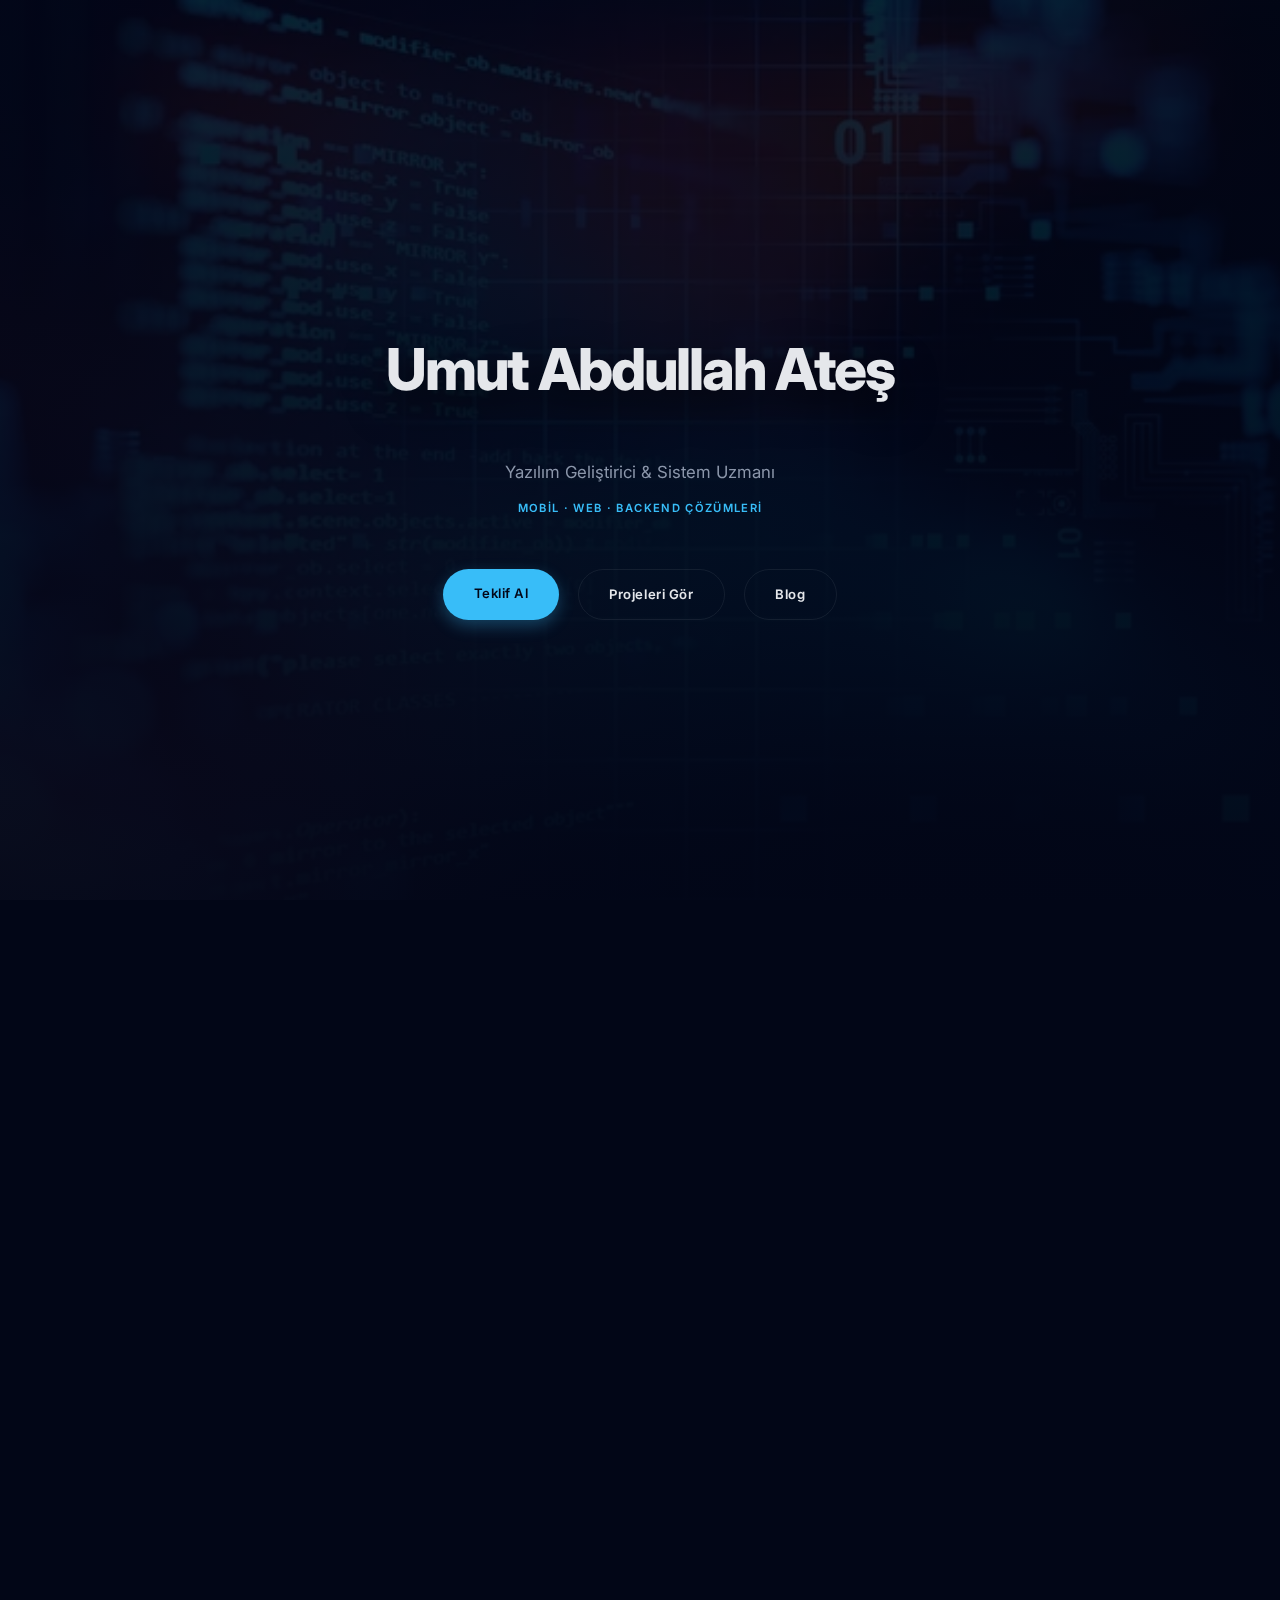
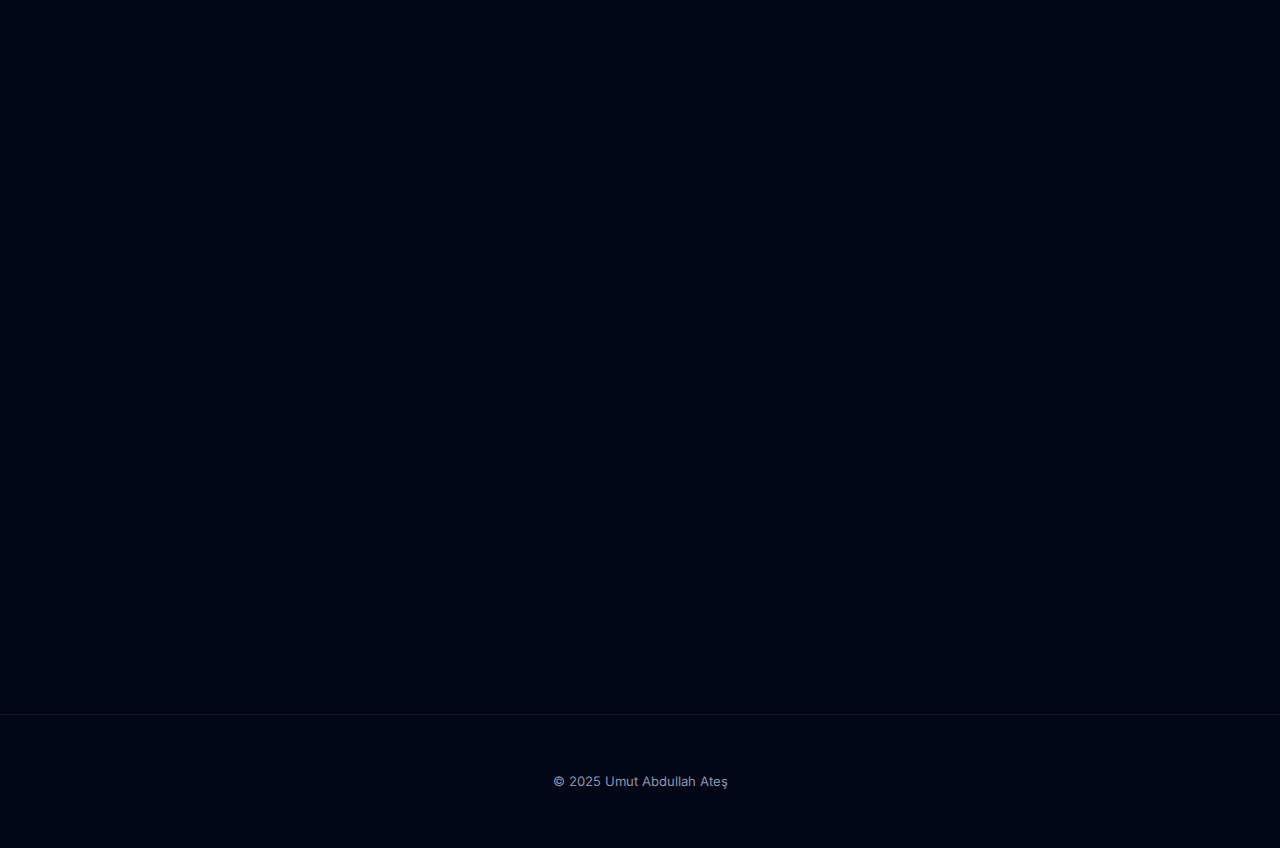
<file: index.html>
<!DOCTYPE html>
<html lang="tr">
<head>
  <meta charset="UTF-8" />
  <meta name="viewport" content="width=device-width, initial-scale=1.0"/>
  <title>Umut Abdullah Ateş | Yazılım Geliştirici</title>

  <meta name="description" content="Mobil, web ve backend yazılım çözümleri. Profesyonel, sürdürülebilir ve gerçek projeler.">
  <meta name="author" content="Umut Abdullah Ateş">

  <link href="https://fonts.googleapis.com/css2?family=Inter:wght@400;600;800&display=swap" rel="stylesheet">
  <link rel="stylesheet" href="assets/css/main.css" />
  <link href="https://cdn.jsdelivr.net/npm/aos@2.3.1/dist/aos.css" rel="stylesheet">
</head>
<body>

<!-- HERO -->
<header class="hero">
  <div class="container hero-content" data-aos="fade-up">
    <h1>Umut Abdullah Ateş</h1>

    <p class="subtitle">
      Yazılım Geliştirici & Sistem Uzmanı
      <span>Mobil · Web · Backend Çözümleri</span>
    </p>

    <div class="hero-buttons">
      <a href="iletisim.html" class="btn primary">Teklif Al</a>
      <a href="projelerim/index.html" class="btn ghost">Projeleri Gör</a>
      <a href="blog/index.html" class="btn ghost">Blog</a>
    </div>

    <!-- STATS -->
    
  </div>
</header>

<!-- VALUE PROPOSITION -->
<section class="section">
  <div class="container" data-aos="fade-up">
    <h2 style="text-align:center">Nasıl Değer Katıyorum?</h2>

    <div class="projects-grid" style="margin-top:3.5rem">

      <div class="project-card">
        <h3>Fikirden Ürüne</h3>
        <p class="project-desc">
          İşe yarayan, sürdürülebilir ve gerçekten kullanılan
          mobil veya web uygulamalar geliştiriyorum.
        </p>
      </div>

      <div class="project-card">
        <h3>Mevcut Projeler</h3>
        <p class="project-desc">
          Var olan projelerde performans, bakım ve
          geliştirme süreçlerini üstleniyorum.
        </p>
      </div>

      <div class="project-card">
        <h3>Backend & Altyapı</h3>
        <p class="project-desc">
          API, veri yönetimi ve sistem tarafını
          sağlam ve ölçeklenebilir kuruyorum.
        </p>
      </div>

    </div>
  </div>
</section>

<!-- SERVICES -->
<section class="section">
  <div class="container" data-aos="fade-up">
    <h2 style="text-align:center">Çalışma Alanlarım</h2>

    <div class="projects-grid" style="margin-top:3.5rem">

      <a href="hizmetler.html#mobil" class="project-card">
        <h3>Mobil Uygulama</h3>
        <p class="project-desc">
          Flutter ile iOS & Android uygulamalar.
        </p>
      </a>

      <a href="hizmetler.html#web" class="project-card">
        <h3>Web Geliştirme</h3>
        <p class="project-desc">
          Kurumsal siteler, paneller ve landing page’ler.
        </p>
      </a>

      <a href="hizmetler.html#backend" class="project-card">
        <h3>Backend & Sistem</h3>
        <p class="project-desc">
          API, kimlik doğrulama ve deploy süreçleri.
        </p>
      </a>

    </div>
  </div>
</section>

<!-- FINAL CTA -->
<section class="section">
  <div class="container" style="text-align:center" data-aos="fade-up">
    <h2>Projen için doğru kişi miyim?</h2>
    <p style="color:var(--muted); margin-top:1.2rem; max-width:620px; margin-inline:auto">
      Eğer profesyonel, sade ve uzun vadeli bir çözüm arıyorsan,
      projenin detaylarını konuşabiliriz.
    </p>

    <div class="hero-buttons" style="margin-top:2.5rem">
      <a href="iletisim.html" class="btn primary">Benimle İletişime Geç</a>
      <a href="hizmetler.html" class="btn ghost">Hizmetleri İncele</a>
      <a href="blog/index.html" class="btn ghost">Blog Yazıları</a>
    </div>
  </div>
</section>

<!-- FOOTER -->
<footer>
  <div class="container">
    <p>© 2025 Umut Abdullah Ateş</p>
  </div>
</footer>

<script src="https://cdn.jsdelivr.net/npm/aos@2.3.1/dist/aos.js"></script>
<script>
  AOS.init({ once:true, duration:900, easing:"ease-out-cubic" });
</script>

</body>
</html>
</file>
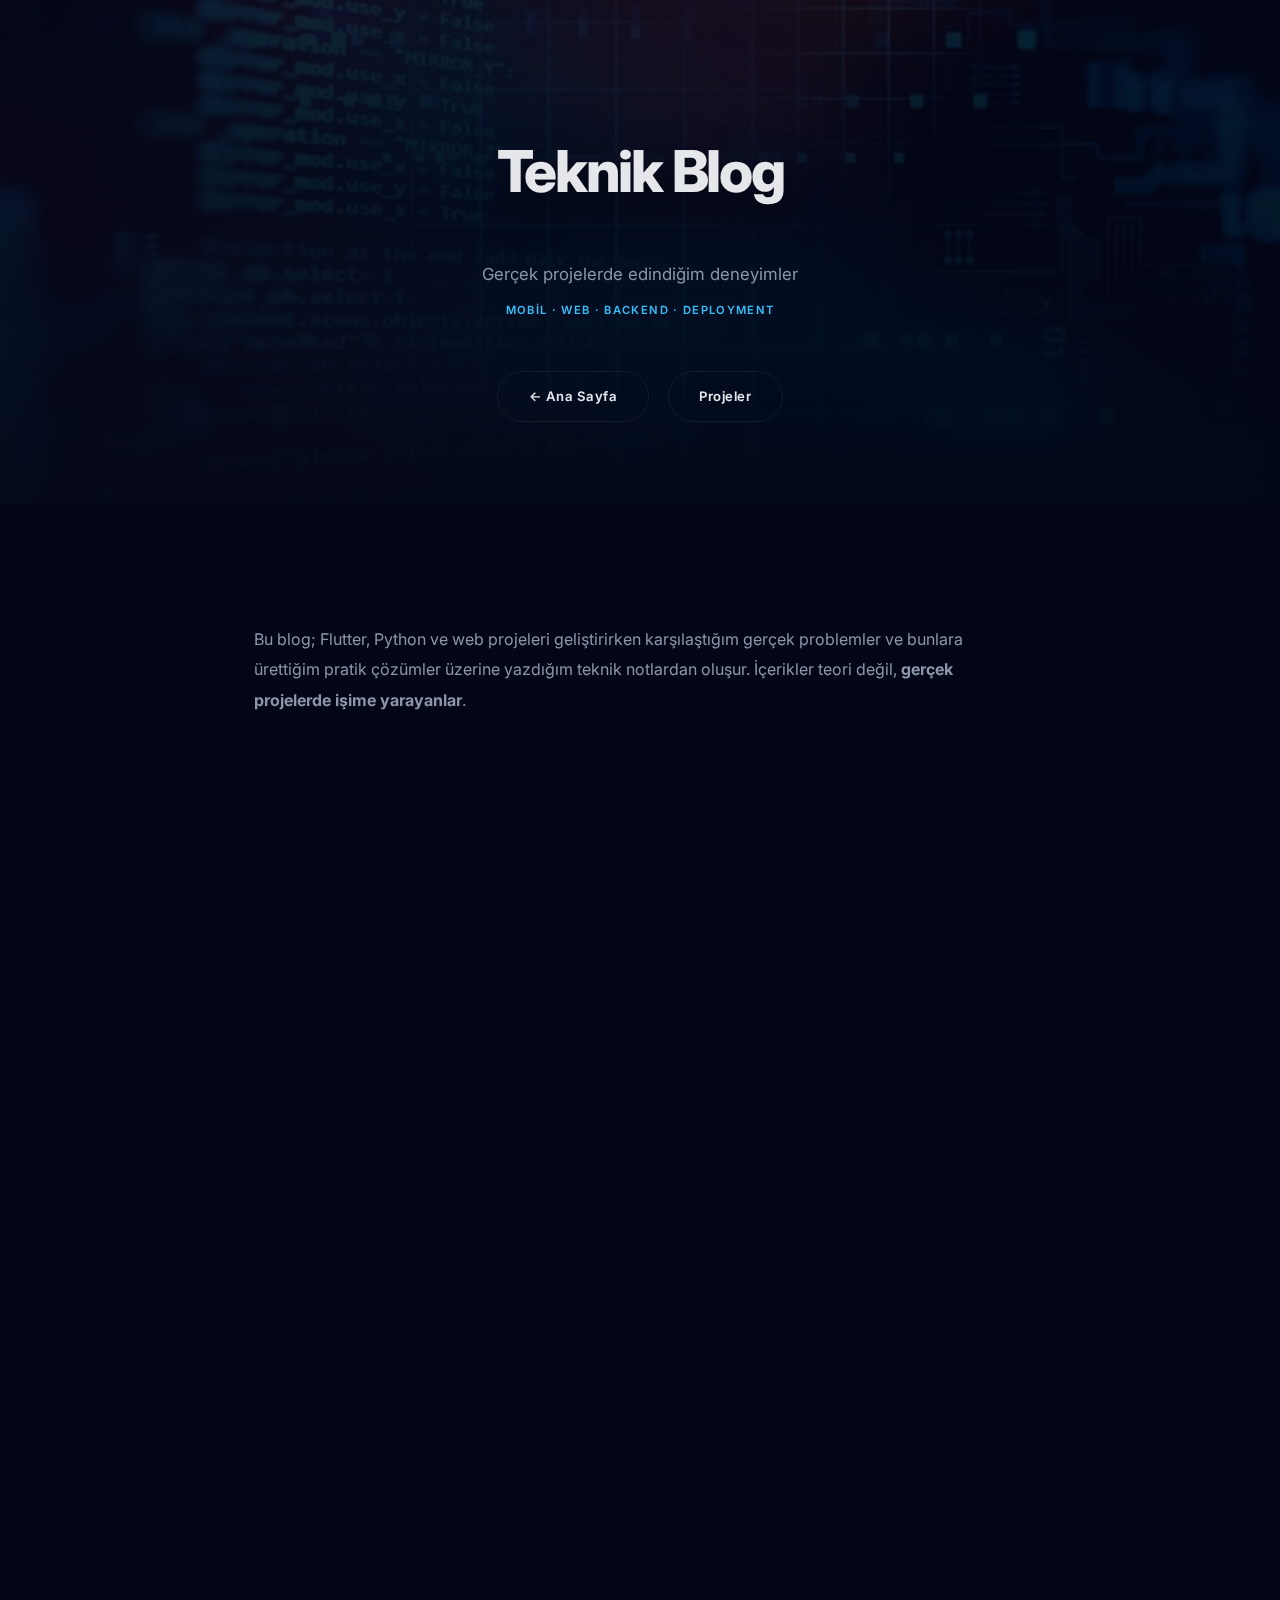
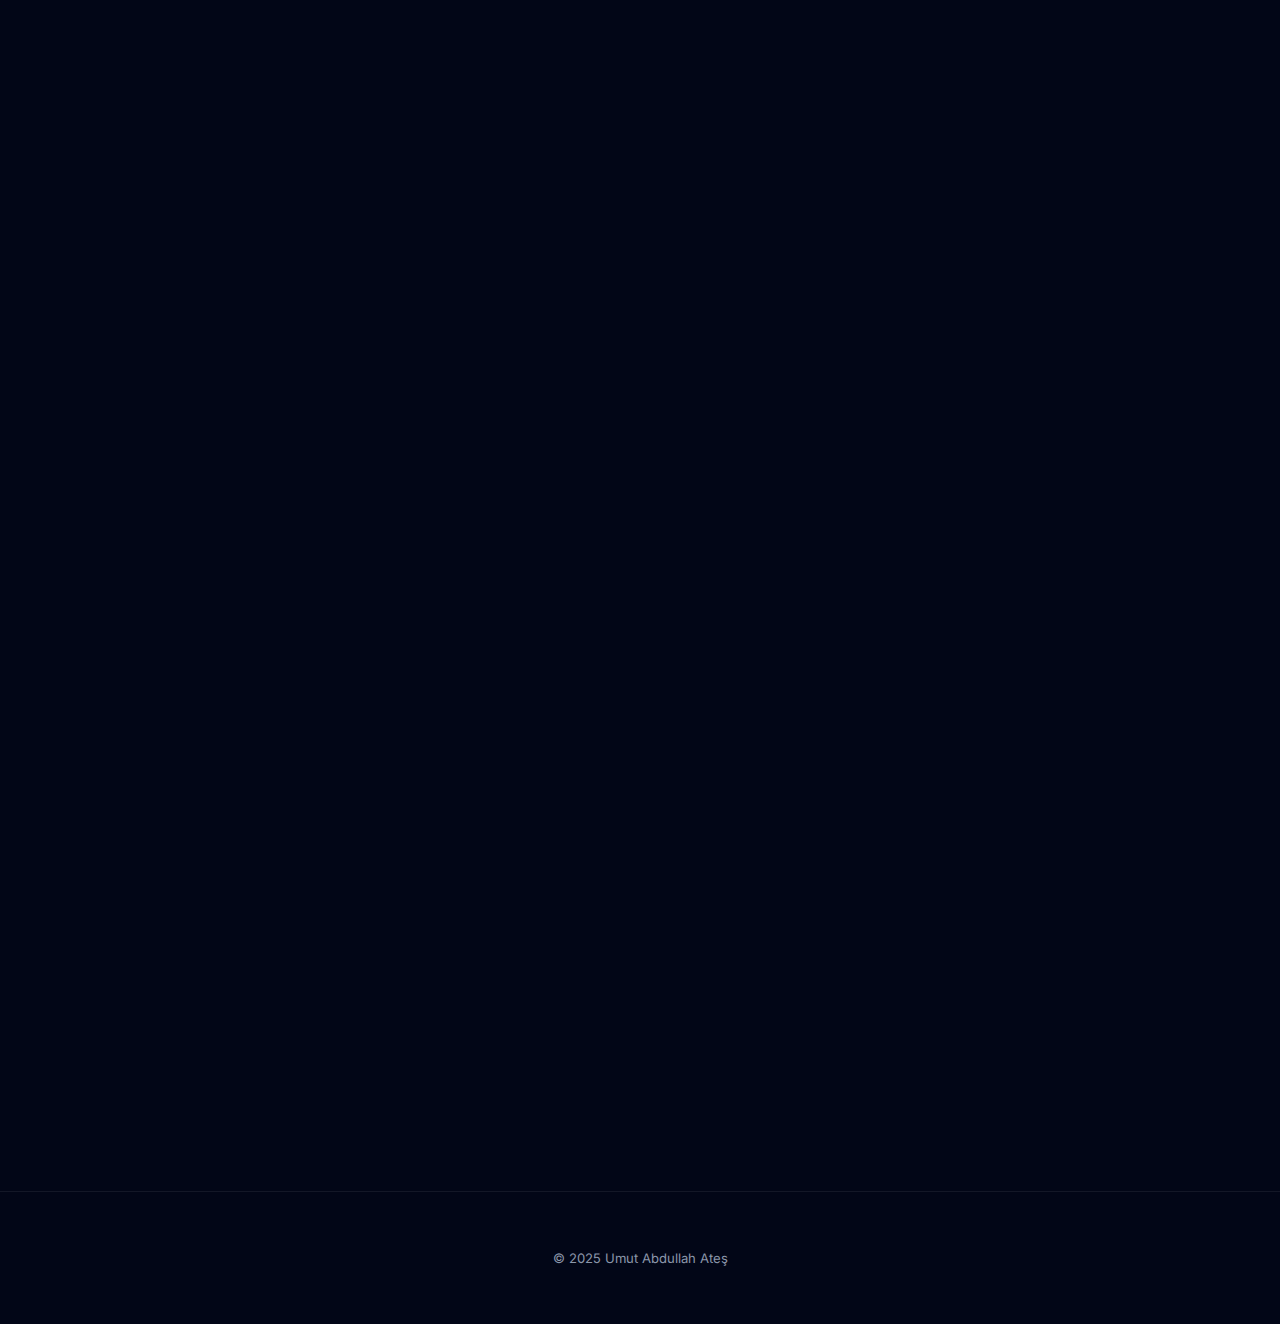
<file: blog/index.html>
<!DOCTYPE html>
<html lang="tr">
<head>
  <meta charset="UTF-8" />
  <meta name="viewport" content="width=device-width, initial-scale=1.0"/>
  <title>Blog | Umut Abdullah Ateş</title>

  <meta name="description" content="Mobil, web ve backend geliştirme üzerine gerçek proje deneyimlerine dayalı teknik yazılar.">
  <meta name="author" content="Umut Abdullah Ateş">

  <link href="https://fonts.googleapis.com/css2?family=Inter:wght@400;600;800&display=swap" rel="stylesheet">
  <link rel="stylesheet" href="../assets/css/main.css" />
  <link href="https://cdn.jsdelivr.net/npm/aos@2.3.1/dist/aos.css" rel="stylesheet">
</head>
<body>

<!-- HERO -->
<header class="hero hero-small">
  <div class="container hero-content" data-aos="fade-up">
    <h1>Teknik Blog</h1>
    <p class="subtitle">
      Gerçek projelerde edindiğim deneyimler
      <span>Mobil · Web · Backend · Deployment</span>
    </p>

    <div class="hero-buttons">
      <a href="../index.html" class="btn ghost">← Ana Sayfa</a>
      <a href="../projelerim/index.html" class="btn ghost">Projeler</a>
    </div>
  </div>
</header>

<!-- INTRO -->
<section class="section">
  <div class="container" data-aos="fade-up" style="max-width:820px">
    <p style="color:var(--muted); line-height:1.9">
      Bu blog; Flutter, Python ve web projeleri geliştirirken
      karşılaştığım gerçek problemler ve bunlara ürettiğim
      pratik çözümler üzerine yazdığım teknik notlardan oluşur.
      İçerikler teori değil, <strong>gerçek projelerde işime yarayanlar</strong>.
    </p>
  </div>
</section>

<!-- FEATURED -->
<section class="section">
  <div class="container" data-aos="fade-up">
    <h2 style="text-align:center">Öne Çıkan Yazı</h2>

    <div class="blog-list" style="margin-top:3rem">
      <article class="blog-card">
        <h3>GitHub Pages ile Proje Yayınlama</h3>
        <p class="blog-excerpt">
          Statik bir web projesini,
          ekstra maliyet veya sunucu yönetimi olmadan
          GitHub Pages ile nasıl canlıya alırsın?
        </p>

        <div class="blog-meta">
          <span>Deployment</span>
          <span>GitHub</span>
          <span>6 dk</span>
        </div>

        <a href="github-pages.html" class="btn primary">
          Yazıyı Oku
        </a>
      </article>
    </div>
  </div>
</section>

<!-- ALL POSTS -->
<section class="section">
  <div class="container">

    <h2 style="text-align:center" data-aos="fade-up">Tüm Yazılar</h2>

    <div class="blog-list" style="margin-top:3rem">

      <article class="blog-card" data-aos="fade-up">
        <h3>Flutter’a Yeni Başlayanlar İçin Yol Haritası</h3>
        <p class="blog-excerpt">
          Flutter ile mobil geliştirmeye başlarken
          hangi konulara odaklanmalısın?
        </p>

        <div class="blog-meta">
          <span>Flutter</span>
          <span>Mobil</span>
          <span>6 dk</span>
        </div>

        <a href="flutter-baslangic.html" class="btn ghost">
          Devamını Oku
        </a>
      </article>

      <article class="blog-card" data-aos="fade-up" data-aos-delay="100">
        <h3>Python ile Veritabanı Yönetimi</h3>
        <p class="blog-excerpt">
          SQLite ve SQLAlchemy kullanarak
          sürdürülebilir veri yönetimi.
        </p>

        <div class="blog-meta">
          <span>Python</span>
          <span>Database</span>
          <span>7 dk</span>
        </div>

        <a href="python-veritabani.html" class="btn ghost">
          Devamını Oku
        </a>
      </article>

      <article class="blog-card" data-aos="fade-up" data-aos-delay="200">
        <h3>Flutter ile REST API Entegrasyonu</h3>
        <p class="blog-excerpt">
          HTTP istekleri, JSON veri yapıları
          ve hata yönetimi.
        </p>

        <div class="blog-meta">
          <span>Flutter</span>
          <span>API</span>
          <span>5 dk</span>
        </div>

        <a href="flutter-api.html" class="btn ghost">
          Devamını Oku
        </a>
      </article>

      <article class="blog-card" data-aos="fade-up" data-aos-delay="300">
        <h3>Frontend Projelerde Dosya Yapısı</h3>
        <p class="blog-excerpt">
          Küçük ve orta ölçekli projeler için
          okunabilir ve sürdürülebilir yapı.
        </p>

        <div class="blog-meta">
          <span>Frontend</span>
          <span>HTML / CSS</span>
          <span>4 dk</span>
        </div>

        <a href="frontend-structure.html" class="btn ghost">
          Devamını Oku
        </a>
      </article>

    </div>

  </div>
</section>

<!-- CTA -->
<section class="section">
  <div class="container" style="text-align:center" data-aos="fade-up">
    <h2>Bir konu mu dikkatini çekti?</h2>
    <p style="color:var(--muted); margin-top:1rem; max-width:640px; margin-inline:auto">
      Yazılarla ilgili geri bildirim vermek
      veya benzer bir proje için iletişime geçmek istersen,
      bana ulaşabilirsin.
    </p>

    <div class="hero-buttons" style="margin-top:2.5rem">
      <a href="../iletisim.html" class="btn primary">İletişime Geç</a>
      <a href="../projelerim/index.html" class="btn ghost">Projeleri Gör</a>
    </div>
  </div>
</section>

<!-- FOOTER -->
<footer>
  <div class="container">
    <p>© 2025 Umut Abdullah Ateş</p>
  </div>
</footer>

<script src="https://cdn.jsdelivr.net/npm/aos@2.3.1/dist/aos.js"></script>
<script>
  AOS.init({
    once: true,
    duration: 800,
    easing: "ease-out-cubic"
  });
</script>

</body>
</html>
</file>
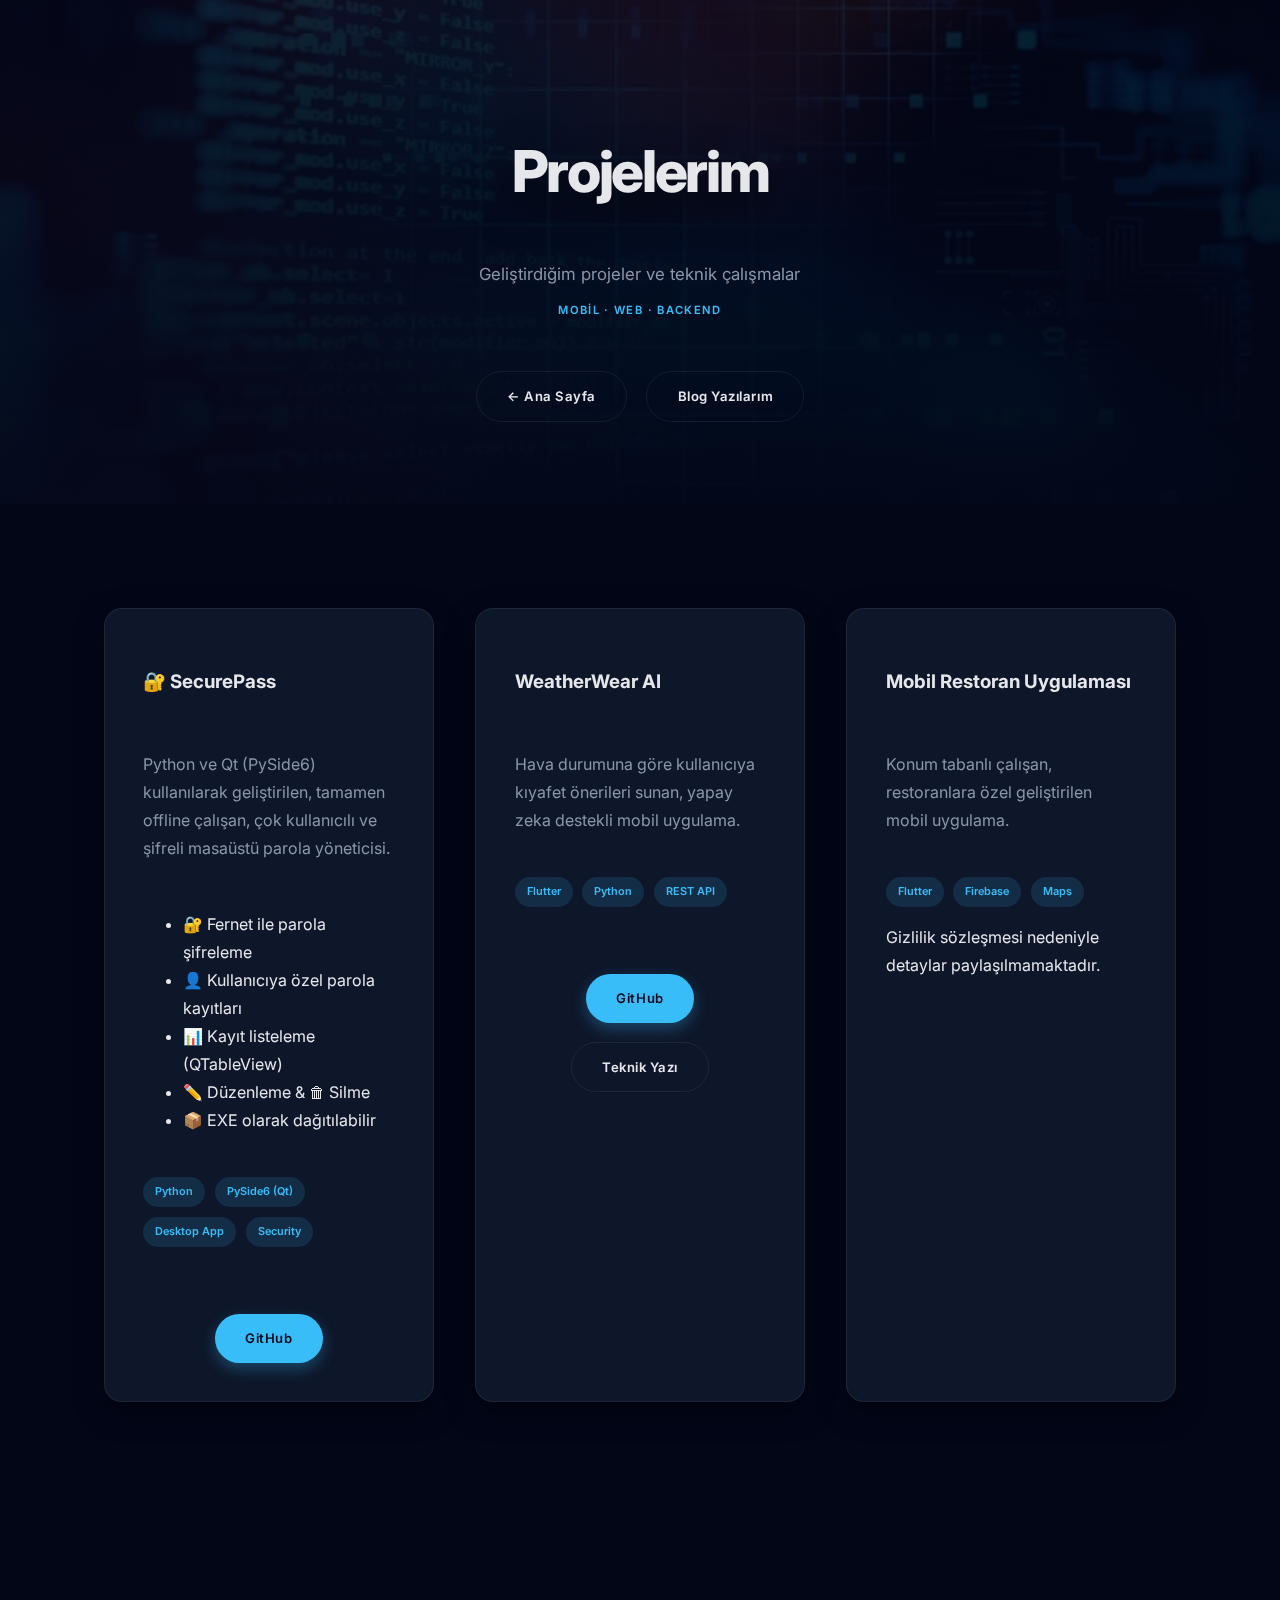
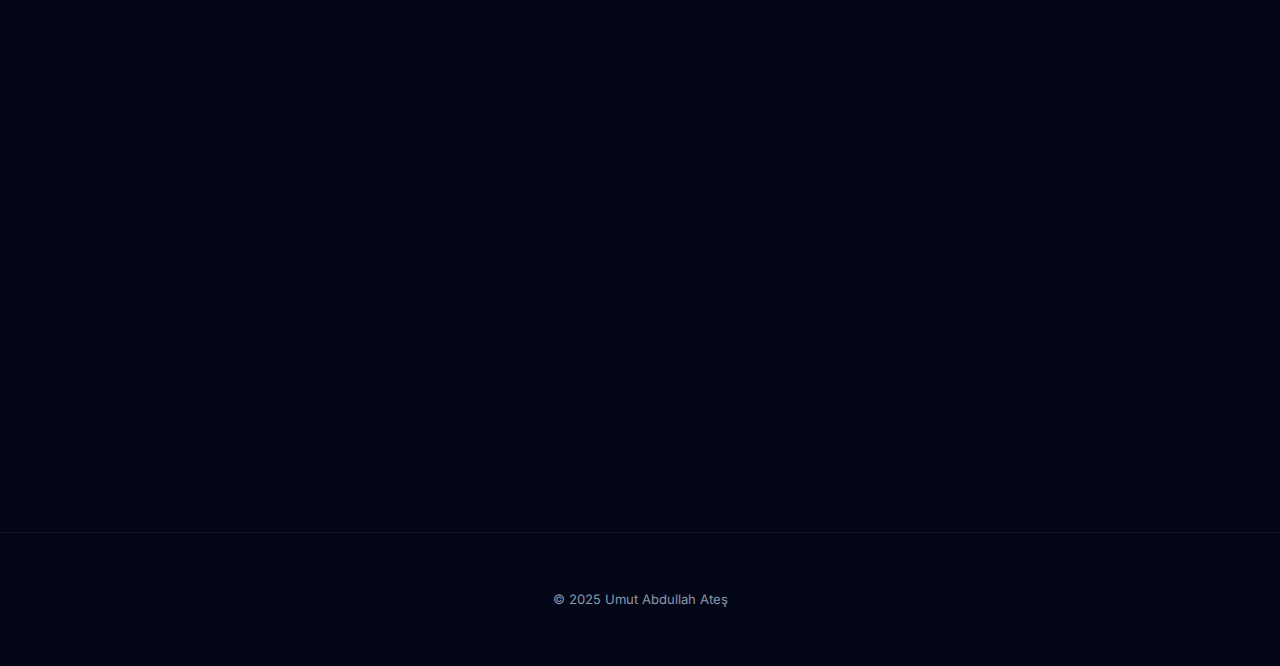
<file: projelerim/index.html>
<!DOCTYPE html>
<html lang="tr">
<head>
  <meta charset="UTF-8" />
  <meta name="viewport" content="width=device-width, initial-scale=1.0"/>
  <title>Projelerim | Umut Abdullah Ateş</title>

  <!-- FONT -->
  <link href="https://fonts.googleapis.com/css2?family=Inter:wght@400;600;800&display=swap" rel="stylesheet">

  <!-- CSS -->
  <link rel="stylesheet" href="../assets/css/main.css" />

  <!-- AOS -->
  <link href="https://cdn.jsdelivr.net/npm/aos@2.3.1/dist/aos.css" rel="stylesheet">
</head>
<body>

<!-- HERO -->
<header class="hero hero-small">
  <div class="container hero-content" data-aos="fade-up">
    <h1>Projelerim</h1>
    <p class="subtitle">
      Geliştirdiğim projeler ve teknik çalışmalar
      <span>Mobil · Web · Backend</span>
    </p>

    <div class="hero-buttons">
      <a href="../index.html" class="btn ghost">← Ana Sayfa</a>
      <a href="../blog/index.html" class="btn ghost">Blog Yazılarım</a>
    </div>
  </div>
</header>

<!-- PROJECTS -->
<section class="section">
  <div class="container">

    <div class="projects-grid">

      <!-- PROJECT 0 : SECUREPASS -->
      <div class="project-card" data-aos="fade-up">
        <h3>🔐 SecurePass</h3>

        <p class="project-desc">
          Python ve Qt (PySide6) kullanılarak geliştirilen,
          tamamen offline çalışan, çok kullanıcılı ve
          şifreli masaüstü parola yöneticisi.
        </p>

        <ul class="project-features">
          <li>🔐 Fernet ile parola şifreleme</li>
          <li>👤 Kullanıcıya özel parola kayıtları</li>
          <li>📊 Kayıt listeleme (QTableView)</li>
          <li>✏️ Düzenleme & 🗑 Silme</li>
          <li>📦 EXE olarak dağıtılabilir</li>
        </ul>

        <div class="project-tags">
          <span>Python</span>
          <span>PySide6 (Qt)</span>
          <span>Desktop App</span>
          <span>Security</span>
        </div>

        <div class="hero-buttons">
          <a href="https://github.com/uaates/securepass" target="_blank" class="btn primary">
            GitHub
          </a>
        </div>
      </div>

      <!-- PROJECT 1 -->
      <div class="project-card" data-aos="fade-up" data-aos-delay="150">
        <h3>WeatherWear AI</h3>

        <p class="project-desc">
          Hava durumuna göre kullanıcıya
          kıyafet önerileri sunan,
          yapay zeka destekli mobil uygulama.
        </p>

        <div class="project-tags">
          <span>Flutter</span>
          <span>Python</span>
          <span>REST API</span>
        </div>

        <div class="hero-buttons">
          <a href="https://github.com/uaates/-weatherwear_ai-" target="_blank" class="btn primary">
            GitHub
          </a>
          <a href="../blog/flutter-api.html" class="btn ghost">
            Teknik Yazı
          </a>
        </div>
      </div>

      <!-- PROJECT 2 -->
      <div class="project-card" data-aos="fade-up" data-aos-delay="300">
        <h3>Mobil Restoran Uygulaması</h3>

        <p class="project-desc">
          Konum tabanlı çalışan,
          restoranlara özel geliştirilen
          mobil uygulama.
        </p>

        <div class="project-tags">
          <span>Flutter</span>
          <span>Firebase</span>
          <span>Maps</span>
        </div>

        <span class="private-badge">
          Gizlilik sözleşmesi nedeniyle detaylar paylaşılmamaktadır.
        </span>
      </div>

      <!-- PROJECT 3 -->
      <div class="project-card" data-aos="fade-up" data-aos-delay="450">
        <h3>Kişisel Portfolio & Blog Sitesi</h3>

        <p class="project-desc">
          HTML, CSS ve GitHub Pages kullanılarak
          geliştirilen kişisel web sitesi.
          Blog, projeler ve iletişim bölümleri içerir.
        </p>

        <div class="project-tags">
          <span>HTML</span>
          <span>CSS</span>
          <span>GitHub Pages</span>
        </div>

        <div class="hero-buttons">
          <a href="../index.html" class="btn primary">
            Siteyi Gör
          </a>
          <a href="../blog/index.html" class="btn ghost">
            Blog Yazıları
          </a>
        </div>
      </div>

    </div>

  </div>
</section>

<!-- FOOTER -->
<footer>
  <div class="container">
    <p>© 2025 Umut Abdullah Ateş</p>
  </div>
</footer>

<!-- AOS -->
<script src="https://cdn.jsdelivr.net/npm/aos@2.3.1/dist/aos.js"></script>
<script>
  AOS.init({
    once: true,
    duration: 800,
    easing: "ease-out-cubic"
  });
</script>

</body>
</html>
</file>
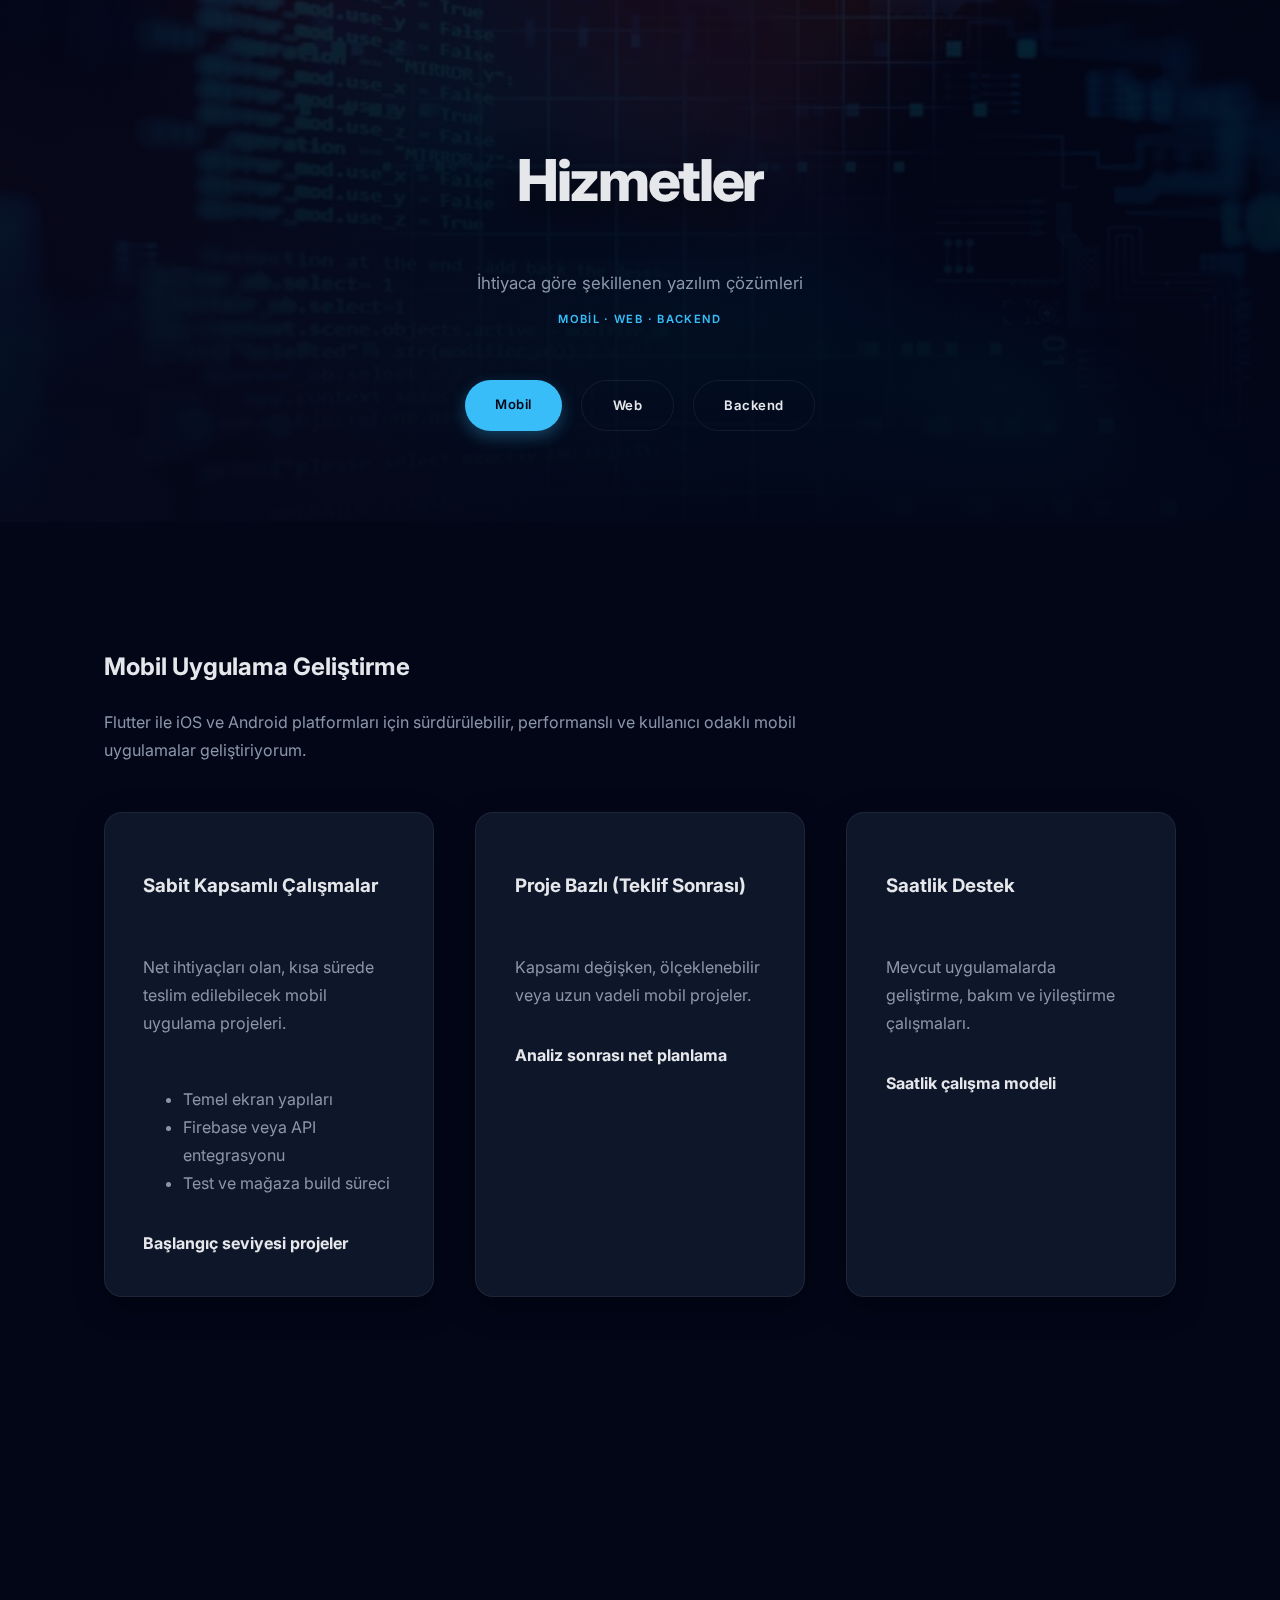
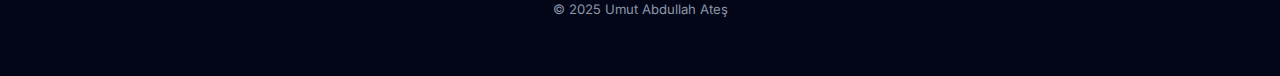
<file: hizmetler.html>
<!DOCTYPE html>
<html lang="tr">
<head>
  <meta charset="UTF-8" />
  <meta name="viewport" content="width=device-width, initial-scale=1.0"/>
  <title>Hizmetler | Umut Abdullah Ateş</title>

  <meta name="description" content="Mobil uygulama, web sitesi ve backend geliştirme hizmetleri. Esnek ve profesyonel çalışma modelleri.">
  <meta name="author" content="Umut Abdullah Ateş">

  <link href="https://fonts.googleapis.com/css2?family=Inter:wght@400;600;800&display=swap" rel="stylesheet">
  <link rel="stylesheet" href="assets/css/main.css" />
  <link href="https://cdn.jsdelivr.net/npm/aos@2.3.1/dist/aos.css" rel="stylesheet">
</head>
<body>

<!-- HERO -->
<header class="hero" style="min-height:58vh">
  <div class="container hero-content" data-aos="fade-up">
    <h1>Hizmetler</h1>
    <p class="subtitle">
      İhtiyaca göre şekillenen yazılım çözümleri
      <span>Mobil · Web · Backend</span>
    </p>

    <div class="hero-buttons">
      <a href="#mobil" class="btn primary">Mobil</a>
      <a href="#web" class="btn ghost">Web</a>
      <a href="#backend" class="btn ghost">Backend</a>
    </div>
  </div>
</header>

<!-- MOBILE -->
<section class="section" id="mobil">
  <div class="container" data-aos="fade-up">
    <h2>Mobil Uygulama Geliştirme</h2>
    <p style="color:var(--muted); max-width:720px">
      Flutter ile iOS ve Android platformları için
      sürdürülebilir, performanslı ve kullanıcı odaklı mobil uygulamalar geliştiriyorum.
    </p>

    <div class="projects-grid" style="margin-top:3rem">

      <div class="project-card">
        <h3>Sabit Kapsamlı Çalışmalar</h3>
        <p class="project-desc">
          Net ihtiyaçları olan, kısa sürede teslim edilebilecek
          mobil uygulama projeleri.
        </p>
        <ul class="project-desc">
          <li>Temel ekran yapıları</li>
          <li>Firebase veya API entegrasyonu</li>
          <li>Test ve mağaza build süreci</li>
        </ul>
        <strong>Başlangıç seviyesi projeler</strong>
      </div>

      <div class="project-card">
        <h3>Proje Bazlı (Teklif Sonrası)</h3>
        <p class="project-desc">
          Kapsamı değişken, ölçeklenebilir veya
          uzun vadeli mobil projeler.
        </p>
        <strong>Analiz sonrası net planlama</strong>
      </div>

      <div class="project-card">
        <h3>Saatlik Destek</h3>
        <p class="project-desc">
          Mevcut uygulamalarda geliştirme,
          bakım ve iyileştirme çalışmaları.
        </p>
        <strong>Saatlik çalışma modeli</strong>
      </div>

    </div>
  </div>
</section>

<!-- WEB -->
<section class="section" id="web">
  <div class="container" data-aos="fade-up">
    <h2>Web Geliştirme</h2>
    <p style="color:var(--muted); max-width:720px">
      Kişisel sitelerden kurumsal yapılara kadar,
      amaca hizmet eden sade ve hızlı web çözümleri.
    </p>

    <div class="projects-grid" style="margin-top:3rem">

      <div class="project-card">
        <h3>Sabit Kapsamlı Çalışmalar</h3>
        <p class="project-desc">
          Tanıtım, landing page veya
          temel çok sayfalı web siteleri.
        </p>
        <ul class="project-desc">
          <li>Responsive tasarım</li>
          <li>SEO uyumlu yapı</li>
          <li>Canlıya alma süreci</li>
        </ul>
        <strong>Net kapsamlı projeler</strong>
      </div>

      <div class="project-card">
        <h3>Özel Projeler</h3>
        <p class="project-desc">
          Özel tasarım, blog yapıları,
          admin paneller ve entegrasyonlar.
        </p>
        <strong>Proje bazlı planlama</strong>
      </div>

      <div class="project-card">
        <h3>Saatlik Destek</h3>
        <p class="project-desc">
          Güncelleme, performans iyileştirme
          ve teknik destek çalışmaları.
        </p>
        <strong>Saatlik çalışma modeli</strong>
      </div>

    </div>
  </div>
</section>

<!-- BACKEND -->
<section class="section" id="backend">
  <div class="container" data-aos="fade-up">
    <h2>Backend & Sistem</h2>
    <p style="color:var(--muted); max-width:720px">
      Uygulamaların arka planını sağlam kurmak,
      uzun vadede sorunsuz çalışmanın temelidir.
    </p>

    <div class="projects-grid" style="margin-top:3rem">

      <div class="project-card">
        <h3>Temel Backend Yapıları</h3>
        <p class="project-desc">
          Küçük ve orta ölçekli projeler için
          net ihtiyaçlara yönelik backend çözümleri.
        </p>
        <ul class="project-desc">
          <li>REST API</li>
          <li>Kimlik doğrulama</li>
          <li>Test & deploy</li>
        </ul>
        <strong>Temel sistem ihtiyaçları</strong>
      </div>

      <div class="project-card">
        <h3>Özel Sistemler</h3>
        <p class="project-desc">
          Entegrasyon gerektiren,
          büyük veya özel iş akışları.
        </p>
        <strong>Analiz sonrası mimari plan</strong>
      </div>

      <div class="project-card">
        <h3>Saatlik Destek</h3>
        <p class="project-desc">
          Sunucu yönetimi,
          bakım ve optimizasyon.
        </p>
        <strong>Saatlik çalışma modeli</strong>
      </div>

    </div>
  </div>
</section>

<!-- CTA -->
<section class="section">
  <div class="container" style="text-align:center" data-aos="fade-up">
    <h2>Birlikte çalışalım mı?</h2>
    <p style="color:var(--muted); margin-top:1rem; max-width:640px; margin-inline:auto">
      Projenin kapsamını ve ihtiyaçlarını netleştirelim,
      sana en uygun çalışma modelini birlikte belirleyelim.
    </p>

    <div class="hero-buttons" style="margin-top:2.5rem">
      <a href="iletisim.html" class="btn primary">İletişime Geç</a>
      <a href="index.html" class="btn ghost">Ana Sayfa</a>
    </div>
  </div>
</section>

<!-- FOOTER -->
<footer>
  <div class="container">
    <p>© 2025 Umut Abdullah Ateş</p>
  </div>
</footer>

<script src="https://cdn.jsdelivr.net/npm/aos@2.3.1/dist/aos.js"></script>
<script>
  AOS.init({ once:true, duration:900, easing:"ease-out-cubic" });
</script>

</body>
</html>
</file>
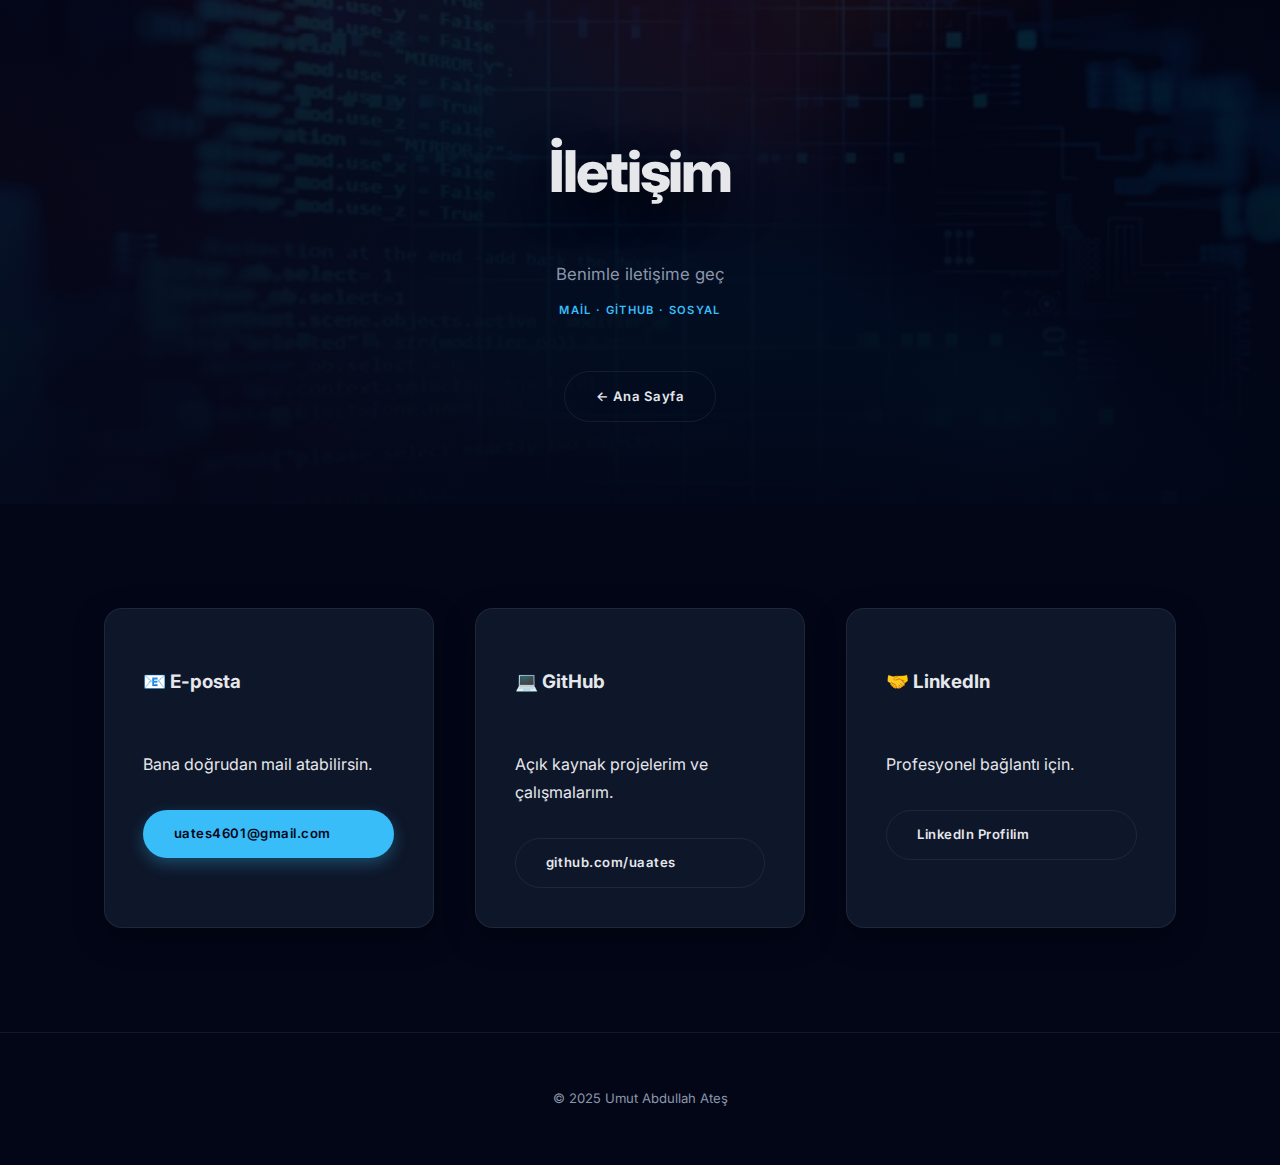
<file: iletisim.html>
<!DOCTYPE html>
<html lang="tr">
<head>
  <meta charset="UTF-8">
  <meta name="viewport" content="width=device-width, initial-scale=1.0">
  <title>İletişim | Umut Abdullah Ateş</title>

  <link href="https://fonts.googleapis.com/css2?family=Inter:wght@400;600;800&display=swap" rel="stylesheet">
  <link rel="stylesheet" href="assets/css/main.css">
</head>
<body>

<!-- HERO -->
<header class="hero hero-small">
  <div class="container hero-content">
    <h1>İletişim</h1>
    <p class="subtitle">
      Benimle iletişime geç
      <span>Mail · GitHub · Sosyal</span>
    </p>

    <div class="hero-buttons">
      <a href="index.html" class="btn ghost">← Ana Sayfa</a>
    </div>
  </div>
</header>

<!-- CONTACT -->
<section class="section">
  <div class="container contact-grid">

    <!-- CARD 1 -->
    <div class="contact-card">
      <h3>📧 E-posta</h3>
      <p>
        Bana doğrudan mail atabilirsin.
      </p>
      <a href="mailto:uates4601@gmail.com" class="btn primary">
        uates4601@gmail.com
      </a>
    </div>

    <!-- CARD 2 -->
    <div class="contact-card">
      <h3>💻 GitHub</h3>
      <p>
        Açık kaynak projelerim ve çalışmalarım.
      </p>
      <a href="https://github.com/uaates" target="_blank" class="btn ghost">
        github.com/uaates
      </a>
    </div>

    <!-- CARD 3 -->
    <div class="contact-card">
      <h3>🤝 LinkedIn</h3>
      <p>
        Profesyonel bağlantı için.
      </p>
      <a href="#" class="btn ghost">
        LinkedIn Profilim
      </a>
    </div>

  </div>
</section>

<!-- FOOTER -->
<footer>
  <div class="container">
    <p>© 2025 Umut Abdullah Ateş</p>
  </div>
</footer>

</body>
</html>
</file>
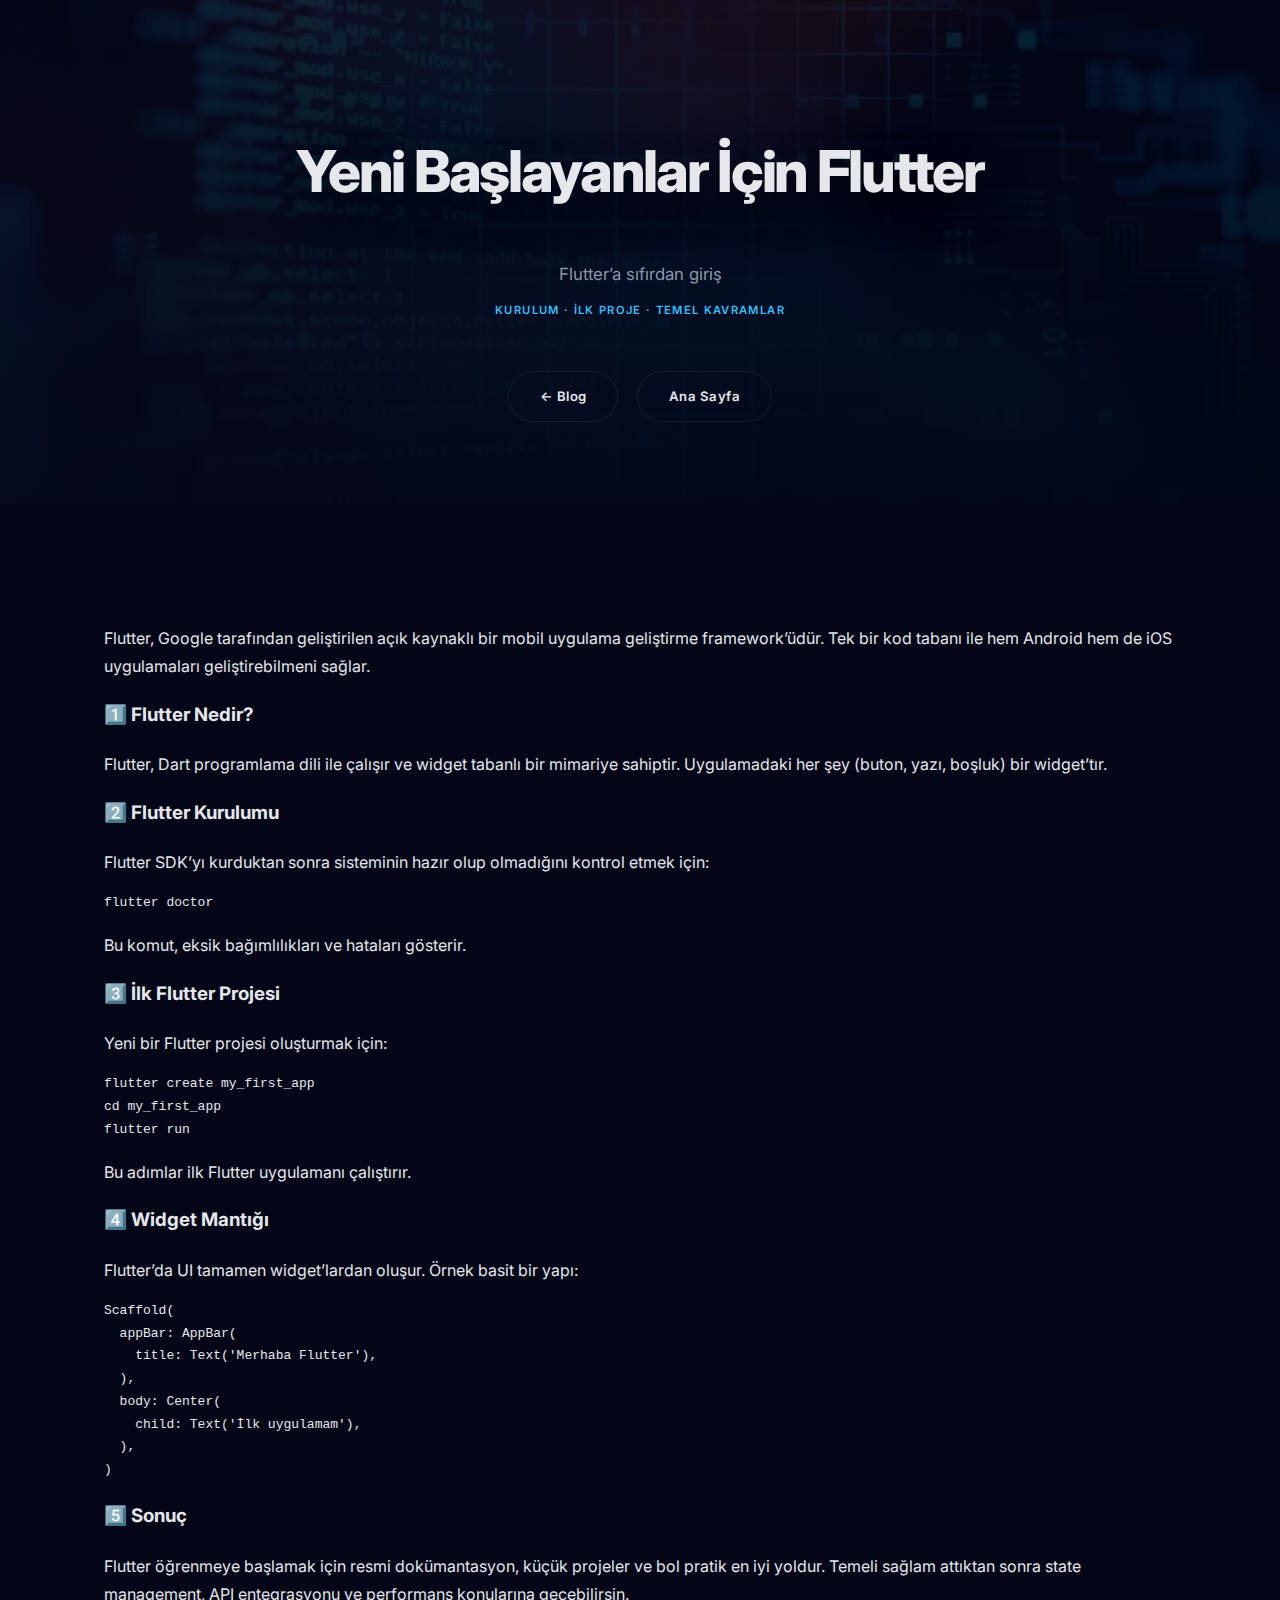
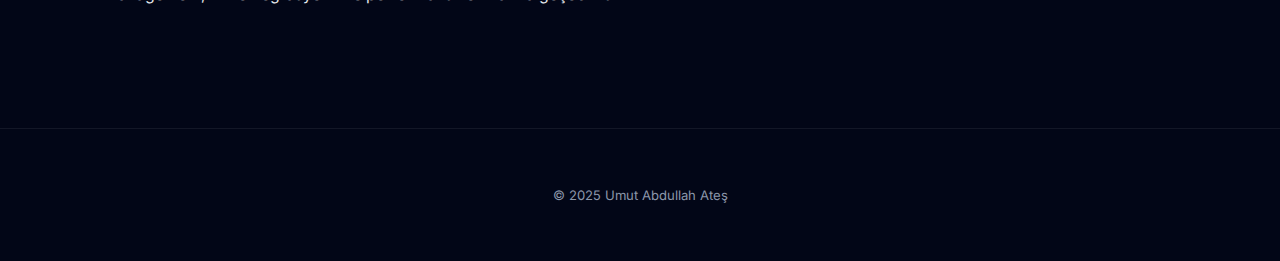
<file: blog/flutter-api.html>
<!DOCTYPE html>
<html lang="tr">
<head>
  <meta charset="UTF-8" />
  <meta name="viewport" content="width=device-width, initial-scale=1.0"/>
  <title>Yeni Başlayanlar İçin Flutter | Umut Abdullah Ateş</title>

  <!-- FONT -->
  <link href="https://fonts.googleapis.com/css2?family=Inter:wght@400;600;800&display=swap" rel="stylesheet">

  <!-- CSS -->
  <link rel="stylesheet" href="../assets/css/main.css" />
</head>
<body>

  <!-- HERO -->
  <header class="hero hero-small">
    <div class="container hero-content">
      <h1>Yeni Başlayanlar İçin Flutter</h1>
      <p class="subtitle">
        Flutter’a sıfırdan giriş
        <span>Kurulum · İlk Proje · Temel Kavramlar</span>
      </p>

      <div class="hero-buttons">
        <a href="index.html" class="btn ghost">← Blog</a>
        <a href="../index.html" class="btn ghost">Ana Sayfa</a>
      </div>
    </div>
  </header>

  <!-- CONTENT -->
  <section class="section">
    <div class="container">

      <article class="blog-content">

        <p>
          Flutter, Google tarafından geliştirilen açık kaynaklı
          bir mobil uygulama geliştirme framework’üdür.
          Tek bir kod tabanı ile hem Android hem de iOS
          uygulamaları geliştirebilmeni sağlar.
        </p>

        <h3>1️⃣ Flutter Nedir?</h3>
        <p>
          Flutter, Dart programlama dili ile çalışır ve
          widget tabanlı bir mimariye sahiptir.
          Uygulamadaki her şey (buton, yazı, boşluk)
          bir widget’tır.
        </p>

        <h3>2️⃣ Flutter Kurulumu</h3>
        <p>
          Flutter SDK’yı kurduktan sonra sisteminin
          hazır olup olmadığını kontrol etmek için:
        </p>

        <pre><code>flutter doctor</code></pre>

        <p>
          Bu komut, eksik bağımlılıkları ve hataları gösterir.
        </p>

        <h3>3️⃣ İlk Flutter Projesi</h3>
        <p>
          Yeni bir Flutter projesi oluşturmak için:
        </p>

        <pre><code>flutter create my_first_app
cd my_first_app
flutter run</code></pre>

        <p>
          Bu adımlar ilk Flutter uygulamanı çalıştırır.
        </p>

        <h3>4️⃣ Widget Mantığı</h3>
        <p>
          Flutter’da UI tamamen widget’lardan oluşur.
          Örnek basit bir yapı:
        </p>

        <pre><code>Scaffold(
  appBar: AppBar(
    title: Text('Merhaba Flutter'),
  ),
  body: Center(
    child: Text('İlk uygulamam'),
  ),
)</code></pre>

        <h3>5️⃣ Sonuç</h3>
        <p>
          Flutter öğrenmeye başlamak için resmi dokümantasyon,
          küçük projeler ve bol pratik en iyi yoldur.
          Temeli sağlam attıktan sonra state management,
          API entegrasyonu ve performans konularına geçebilirsin.
        </p>

      </article>

    </div>
  </section>

  <!-- FOOTER -->
  <footer>
    <div class="container">
      <p>© 2025 Umut Abdullah Ateş</p>
    </div>
  </footer>

</body>
</html>
</file>
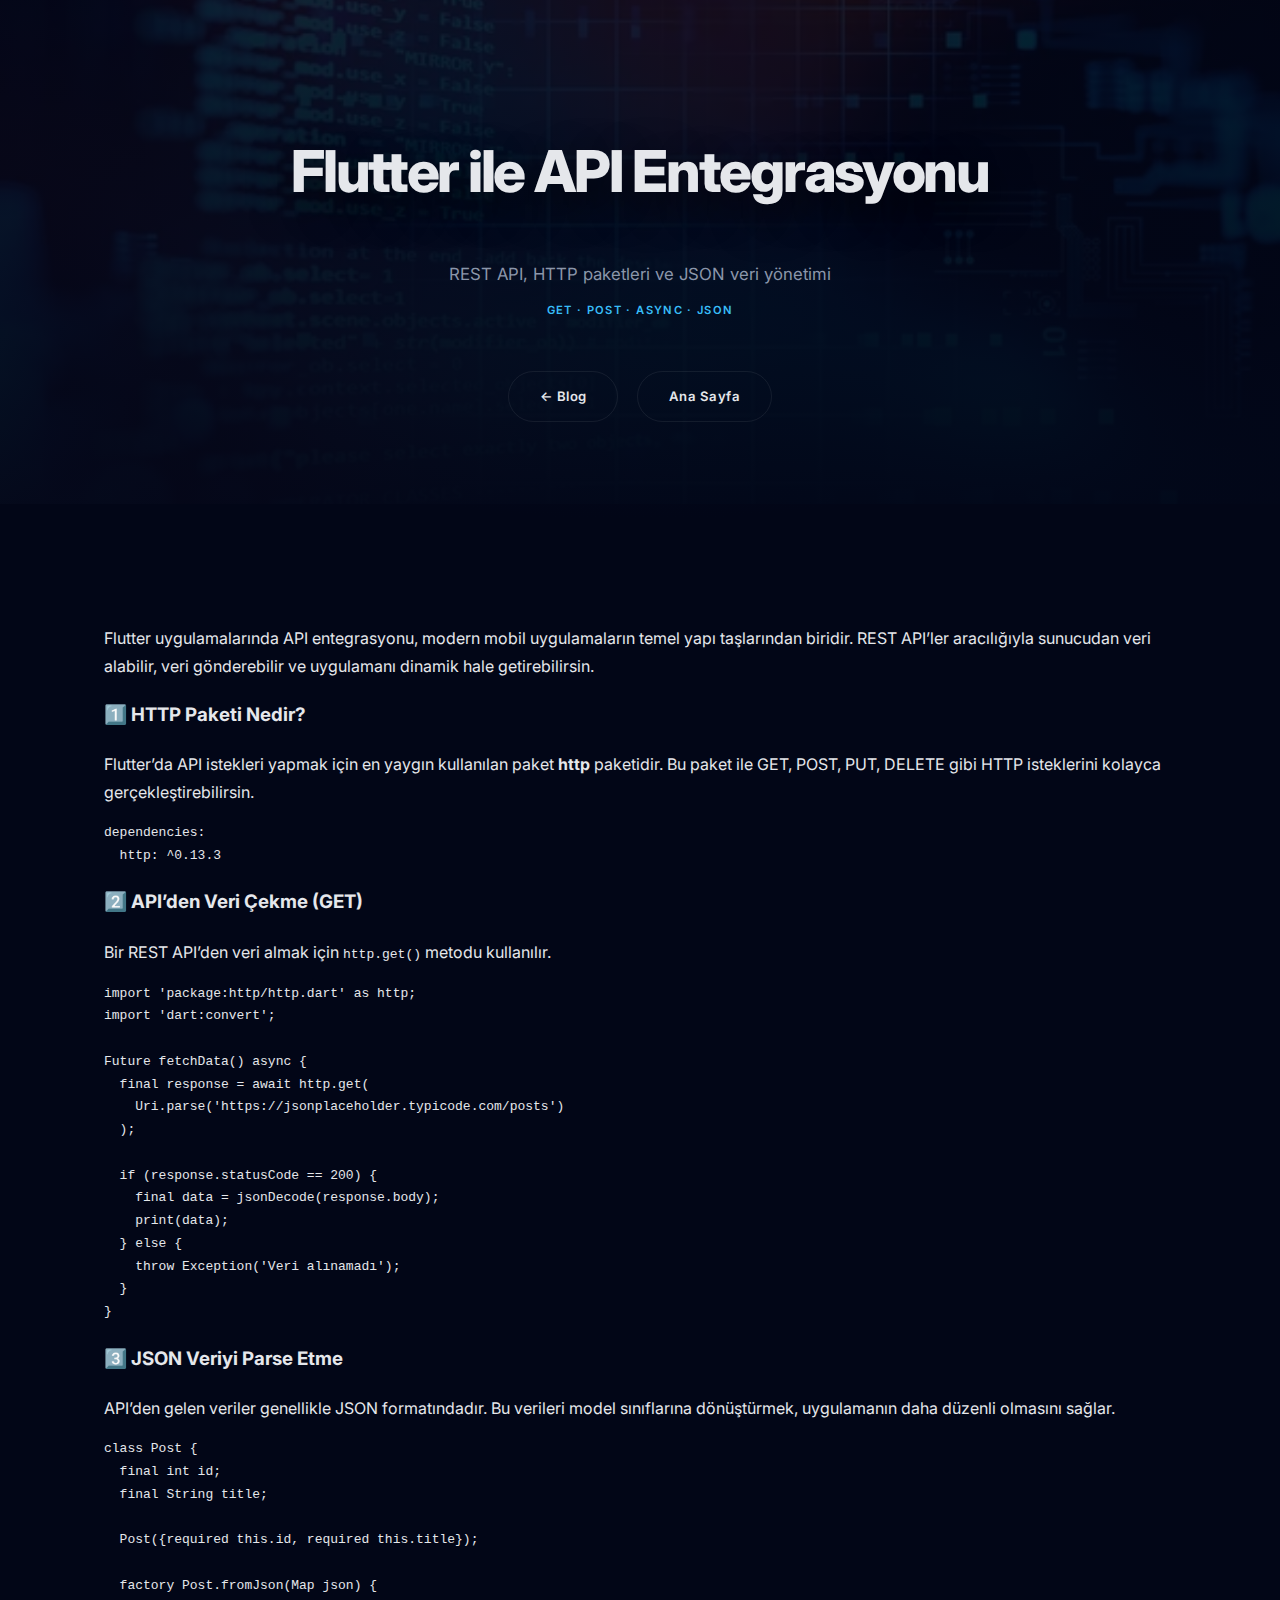
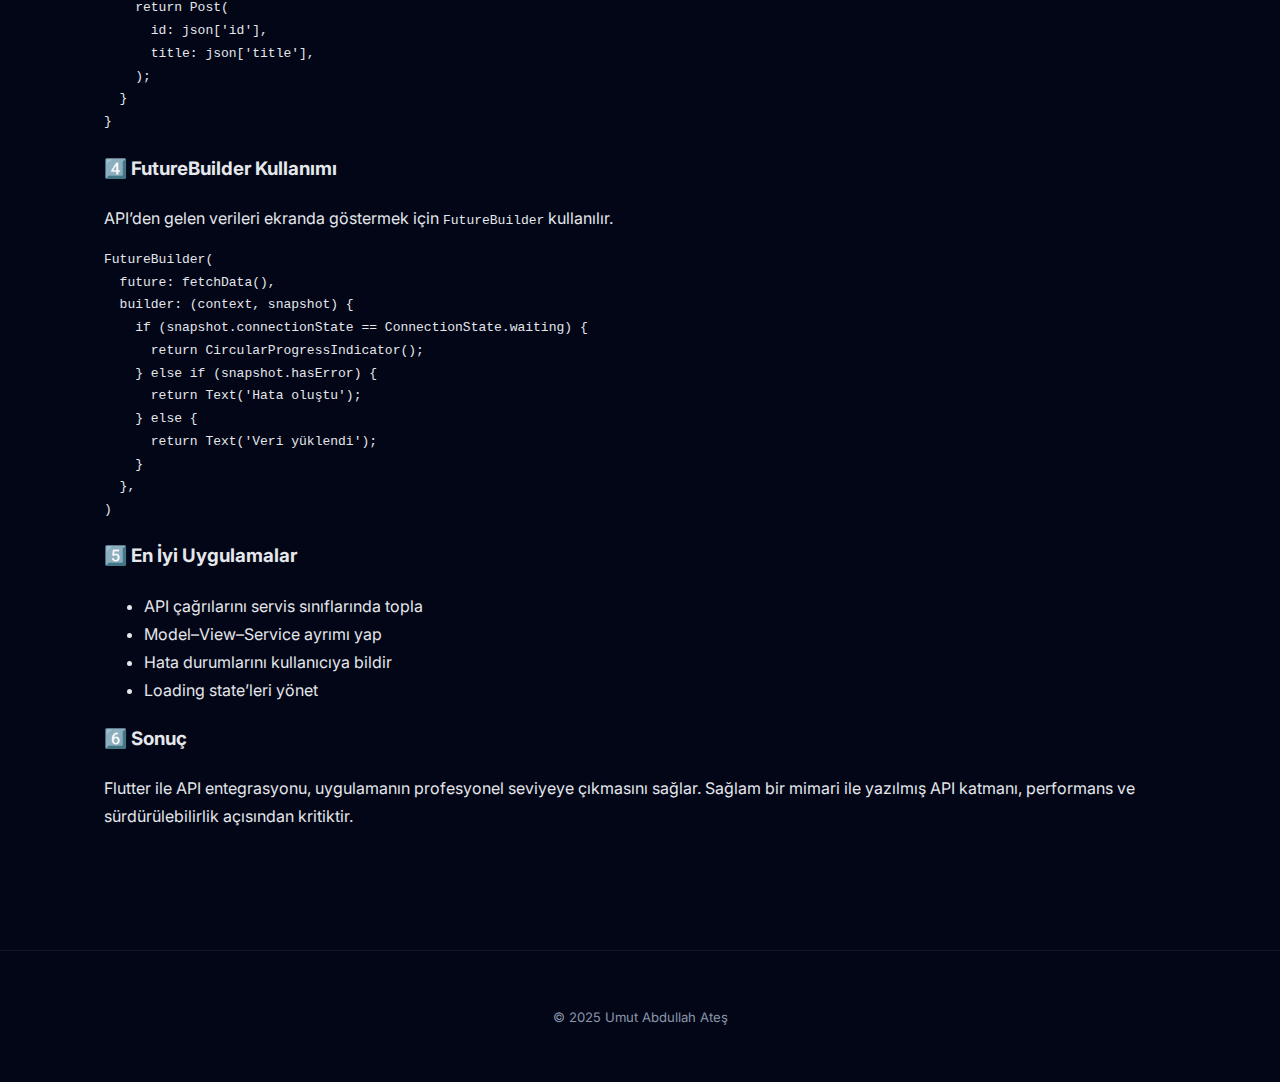
<file: blog/flutter-baslangic.html>
<!DOCTYPE html>
<html lang="tr">
<head>
  <meta charset="UTF-8" />
  <meta name="viewport" content="width=device-width, initial-scale=1.0"/>
  <title>Flutter ile API Entegrasyonu | Umut Abdullah Ateş</title>

  <!-- FONT -->
  <link href="https://fonts.googleapis.com/css2?family=Inter:wght@400;600;800&display=swap" rel="stylesheet">

  <!-- CSS -->
  <link rel="stylesheet" href="../assets/css/main.css" />
</head>
<body>

  <!-- HERO -->
  <header class="hero hero-small">
    <div class="container hero-content">
      <h1>Flutter ile API Entegrasyonu</h1>
      <p class="subtitle">
        REST API, HTTP paketleri ve JSON veri yönetimi
        <span>GET · POST · Async · JSON</span>
      </p>

      <div class="hero-buttons">
        <a href="index.html" class="btn ghost">← Blog</a>
        <a href="../index.html" class="btn ghost">Ana Sayfa</a>
      </div>
    </div>
  </header>

  <!-- CONTENT -->
  <section class="section">
    <div class="container">

      <article class="blog-content">

        <p>
          Flutter uygulamalarında API entegrasyonu,
          modern mobil uygulamaların temel yapı taşlarından biridir.
          REST API’ler aracılığıyla sunucudan veri alabilir,
          veri gönderebilir ve uygulamanı dinamik hale getirebilirsin.
        </p>

        <h3>1️⃣ HTTP Paketi Nedir?</h3>
        <p>
          Flutter’da API istekleri yapmak için en yaygın kullanılan
          paket <strong>http</strong> paketidir.
          Bu paket ile GET, POST, PUT, DELETE gibi
          HTTP isteklerini kolayca gerçekleştirebilirsin.
        </p>

        <pre><code>dependencies:
  http: ^0.13.3</code></pre>

        <h3>2️⃣ API’den Veri Çekme (GET)</h3>
        <p>
          Bir REST API’den veri almak için
          <code>http.get()</code> metodu kullanılır.
        </p>

        <pre><code>import 'package:http/http.dart' as http;
import 'dart:convert';

Future<void> fetchData() async {
  final response = await http.get(
    Uri.parse('https://jsonplaceholder.typicode.com/posts')
  );

  if (response.statusCode == 200) {
    final data = jsonDecode(response.body);
    print(data);
  } else {
    throw Exception('Veri alınamadı');
  }
}</code></pre>

        <h3>3️⃣ JSON Veriyi Parse Etme</h3>
        <p>
          API’den gelen veriler genellikle JSON formatındadır.
          Bu verileri model sınıflarına dönüştürmek,
          uygulamanın daha düzenli olmasını sağlar.
        </p>

        <pre><code>class Post {
  final int id;
  final String title;

  Post({required this.id, required this.title});

  factory Post.fromJson(Map<String, dynamic> json) {
    return Post(
      id: json['id'],
      title: json['title'],
    );
  }
}</code></pre>

        <h3>4️⃣ FutureBuilder Kullanımı</h3>
        <p>
          API’den gelen verileri ekranda göstermek için
          <code>FutureBuilder</code> kullanılır.
        </p>

        <pre><code>FutureBuilder(
  future: fetchData(),
  builder: (context, snapshot) {
    if (snapshot.connectionState == ConnectionState.waiting) {
      return CircularProgressIndicator();
    } else if (snapshot.hasError) {
      return Text('Hata oluştu');
    } else {
      return Text('Veri yüklendi');
    }
  },
)</code></pre>

        <h3>5️⃣ En İyi Uygulamalar</h3>
        <ul>
          <li>API çağrılarını servis sınıflarında topla</li>
          <li>Model–View–Service ayrımı yap</li>
          <li>Hata durumlarını kullanıcıya bildir</li>
          <li>Loading state’leri yönet</li>
        </ul>

        <h3>6️⃣ Sonuç</h3>
        <p>
          Flutter ile API entegrasyonu, uygulamanın
          profesyonel seviyeye çıkmasını sağlar.
          Sağlam bir mimari ile yazılmış API katmanı,
          performans ve sürdürülebilirlik açısından kritiktir.
        </p>

      </article>

    </div>
  </section>

  <!-- FOOTER -->
  <footer>
    <div class="container">
      <p>© 2025 Umut Abdullah Ateş</p>
    </div>
  </footer>

</body>
</html>
</file>
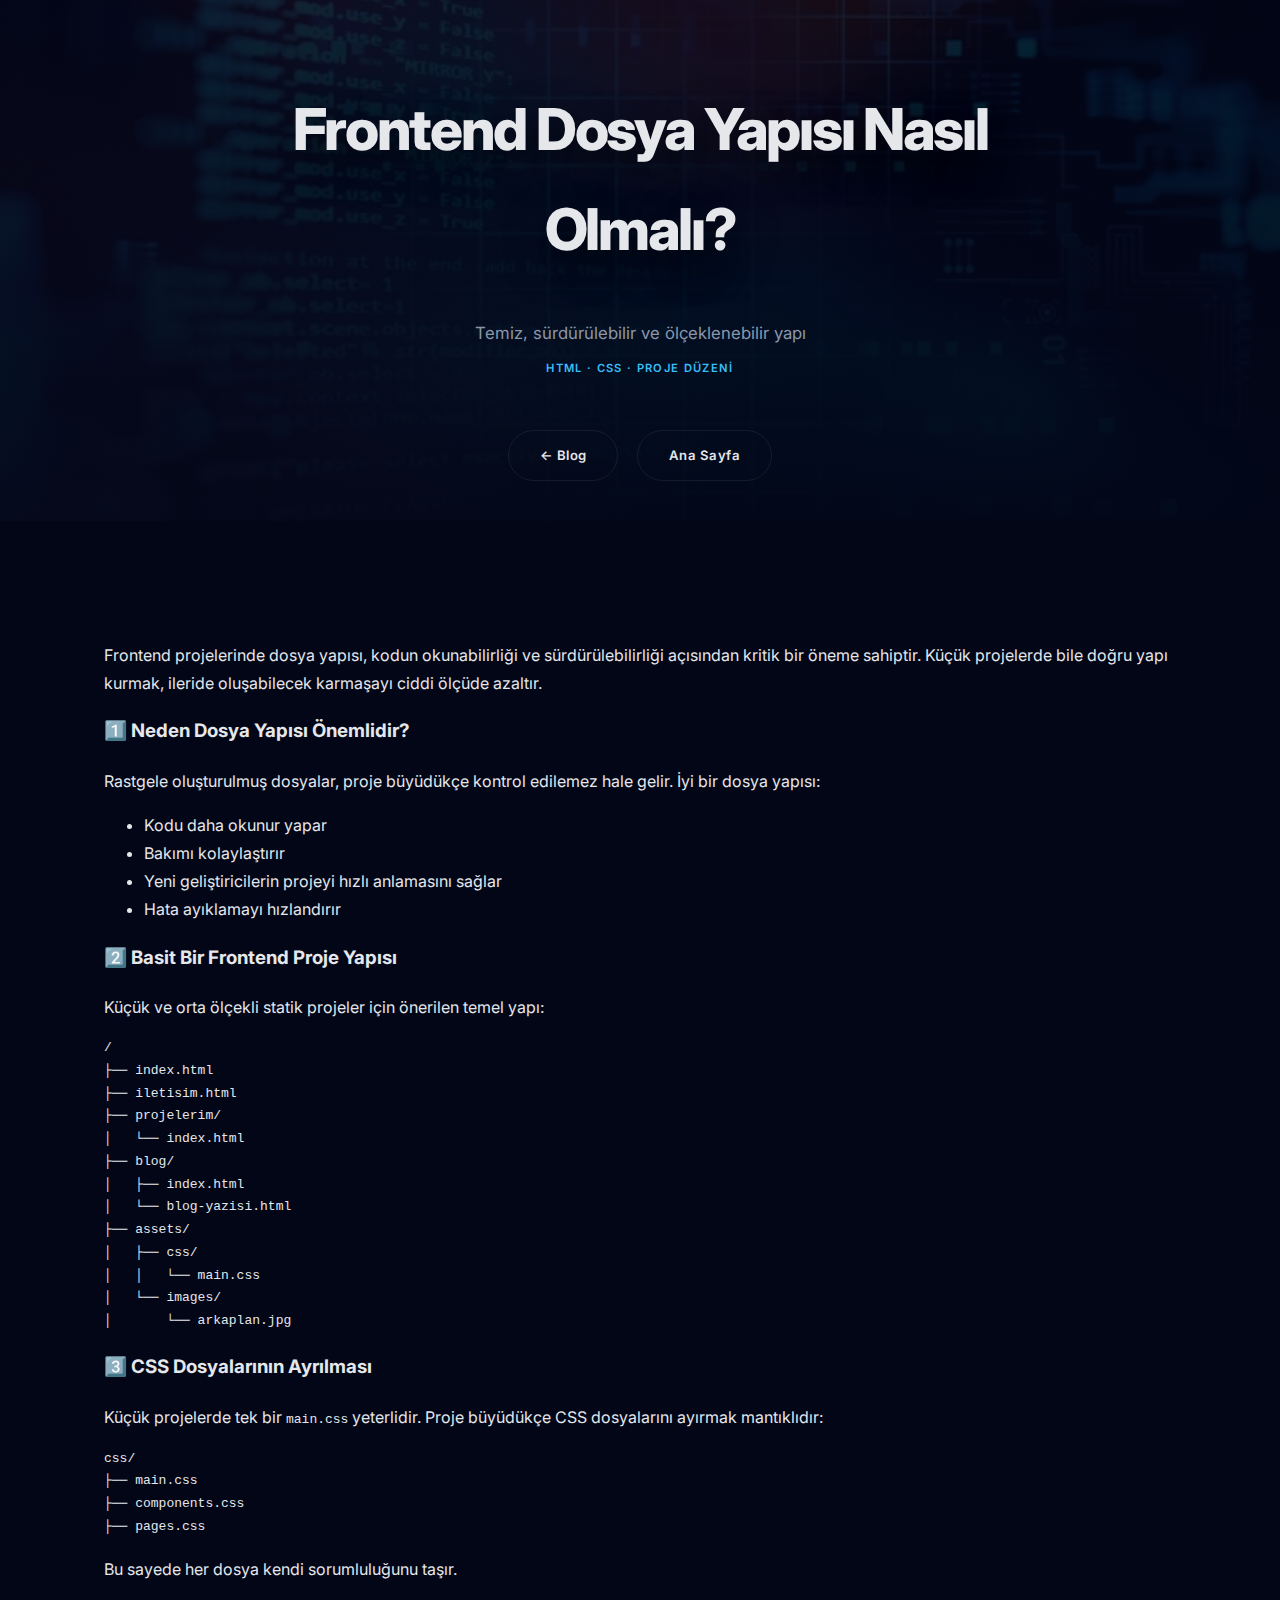
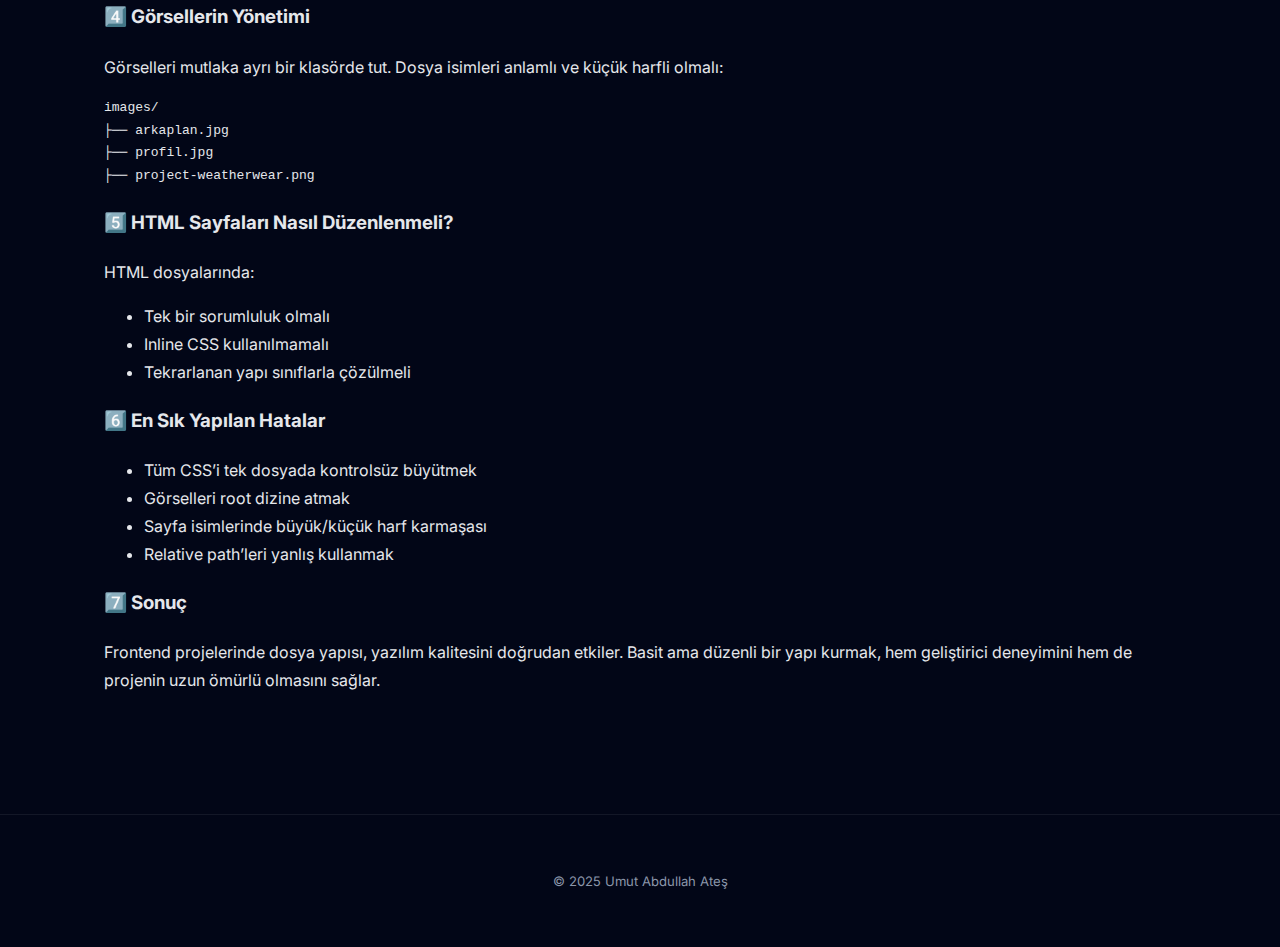
<file: blog/frontend-structure.html>
<!DOCTYPE html>
<html lang="tr">
<head>
  <meta charset="UTF-8" />
  <meta name="viewport" content="width=device-width, initial-scale=1.0"/>
  <title>Frontend Dosya Yapısı Nasıl Olmalı? | Umut Abdullah Ateş</title>

  <!-- FONT -->
  <link href="https://fonts.googleapis.com/css2?family=Inter:wght@400;600;800&display=swap" rel="stylesheet">

  <!-- CSS -->
  <link rel="stylesheet" href="../assets/css/main.css" />
</head>
<body>

<!-- HERO -->
<header class="hero hero-small">
  <div class="container hero-content">
    <h1>Frontend Dosya Yapısı Nasıl Olmalı?</h1>
    <p class="subtitle">
      Temiz, sürdürülebilir ve ölçeklenebilir yapı
      <span>HTML · CSS · Proje Düzeni</span>
    </p>

    <div class="hero-buttons">
      <a href="index.html" class="btn ghost">← Blog</a>
      <a href="../index.html" class="btn ghost">Ana Sayfa</a>
    </div>
  </div>
</header>

<!-- CONTENT -->
<section class="section">
  <div class="container">

    <article class="blog-content">

      <p>
        Frontend projelerinde dosya yapısı,
        kodun okunabilirliği ve sürdürülebilirliği açısından
        kritik bir öneme sahiptir.
        Küçük projelerde bile doğru yapı kurmak,
        ileride oluşabilecek karmaşayı ciddi ölçüde azaltır.
      </p>

      <h3>1️⃣ Neden Dosya Yapısı Önemlidir?</h3>
      <p>
        Rastgele oluşturulmuş dosyalar,
        proje büyüdükçe kontrol edilemez hale gelir.
        İyi bir dosya yapısı:
      </p>

      <ul>
        <li>Kodu daha okunur yapar</li>
        <li>Bakımı kolaylaştırır</li>
        <li>Yeni geliştiricilerin projeyi hızlı anlamasını sağlar</li>
        <li>Hata ayıklamayı hızlandırır</li>
      </ul>

      <h3>2️⃣ Basit Bir Frontend Proje Yapısı</h3>
      <p>
        Küçük ve orta ölçekli statik projeler için
        önerilen temel yapı:
      </p>

      <pre><code>/
├── index.html
├── iletisim.html
├── projelerim/
│   └── index.html
├── blog/
│   ├── index.html
│   └── blog-yazisi.html
├── assets/
│   ├── css/
│   │   └── main.css
│   └── images/
│       └── arkaplan.jpg
</code></pre>

      <h3>3️⃣ CSS Dosyalarının Ayrılması</h3>
      <p>
        Küçük projelerde tek bir <code>main.css</code> yeterlidir.
        Proje büyüdükçe CSS dosyalarını ayırmak mantıklıdır:
      </p>

      <pre><code>css/
├── main.css
├── components.css
├── pages.css
</code></pre>

      <p>
        Bu sayede her dosya kendi sorumluluğunu taşır.
      </p>

      <h3>4️⃣ Görsellerin Yönetimi</h3>
      <p>
        Görselleri mutlaka ayrı bir klasörde tut.
        Dosya isimleri anlamlı ve küçük harfli olmalı:
      </p>

      <pre><code>images/
├── arkaplan.jpg
├── profil.jpg
├── project-weatherwear.png
</code></pre>

      <h3>5️⃣ HTML Sayfaları Nasıl Düzenlenmeli?</h3>
      <p>
        HTML dosyalarında:
      </p>

      <ul>
        <li>Tek bir sorumluluk olmalı</li>
        <li>Inline CSS kullanılmamalı</li>
        <li>Tekrarlanan yapı sınıflarla çözülmeli</li>
      </ul>

      <h3>6️⃣ En Sık Yapılan Hatalar</h3>
      <ul>
        <li>Tüm CSS’i tek dosyada kontrolsüz büyütmek</li>
        <li>Görselleri root dizine atmak</li>
        <li>Sayfa isimlerinde büyük/küçük harf karmaşası</li>
        <li>Relative path’leri yanlış kullanmak</li>
      </ul>

      <h3>7️⃣ Sonuç</h3>
      <p>
        Frontend projelerinde dosya yapısı,
        yazılım kalitesini doğrudan etkiler.
        Basit ama düzenli bir yapı kurmak,
        hem geliştirici deneyimini hem de
        projenin uzun ömürlü olmasını sağlar.
      </p>

    </article>

  </div>
</section>

<!-- FOOTER -->
<footer>
  <div class="container">
    <p>© 2025 Umut Abdullah Ateş</p>
  </div>
</footer>

</body>
</html>
</file>
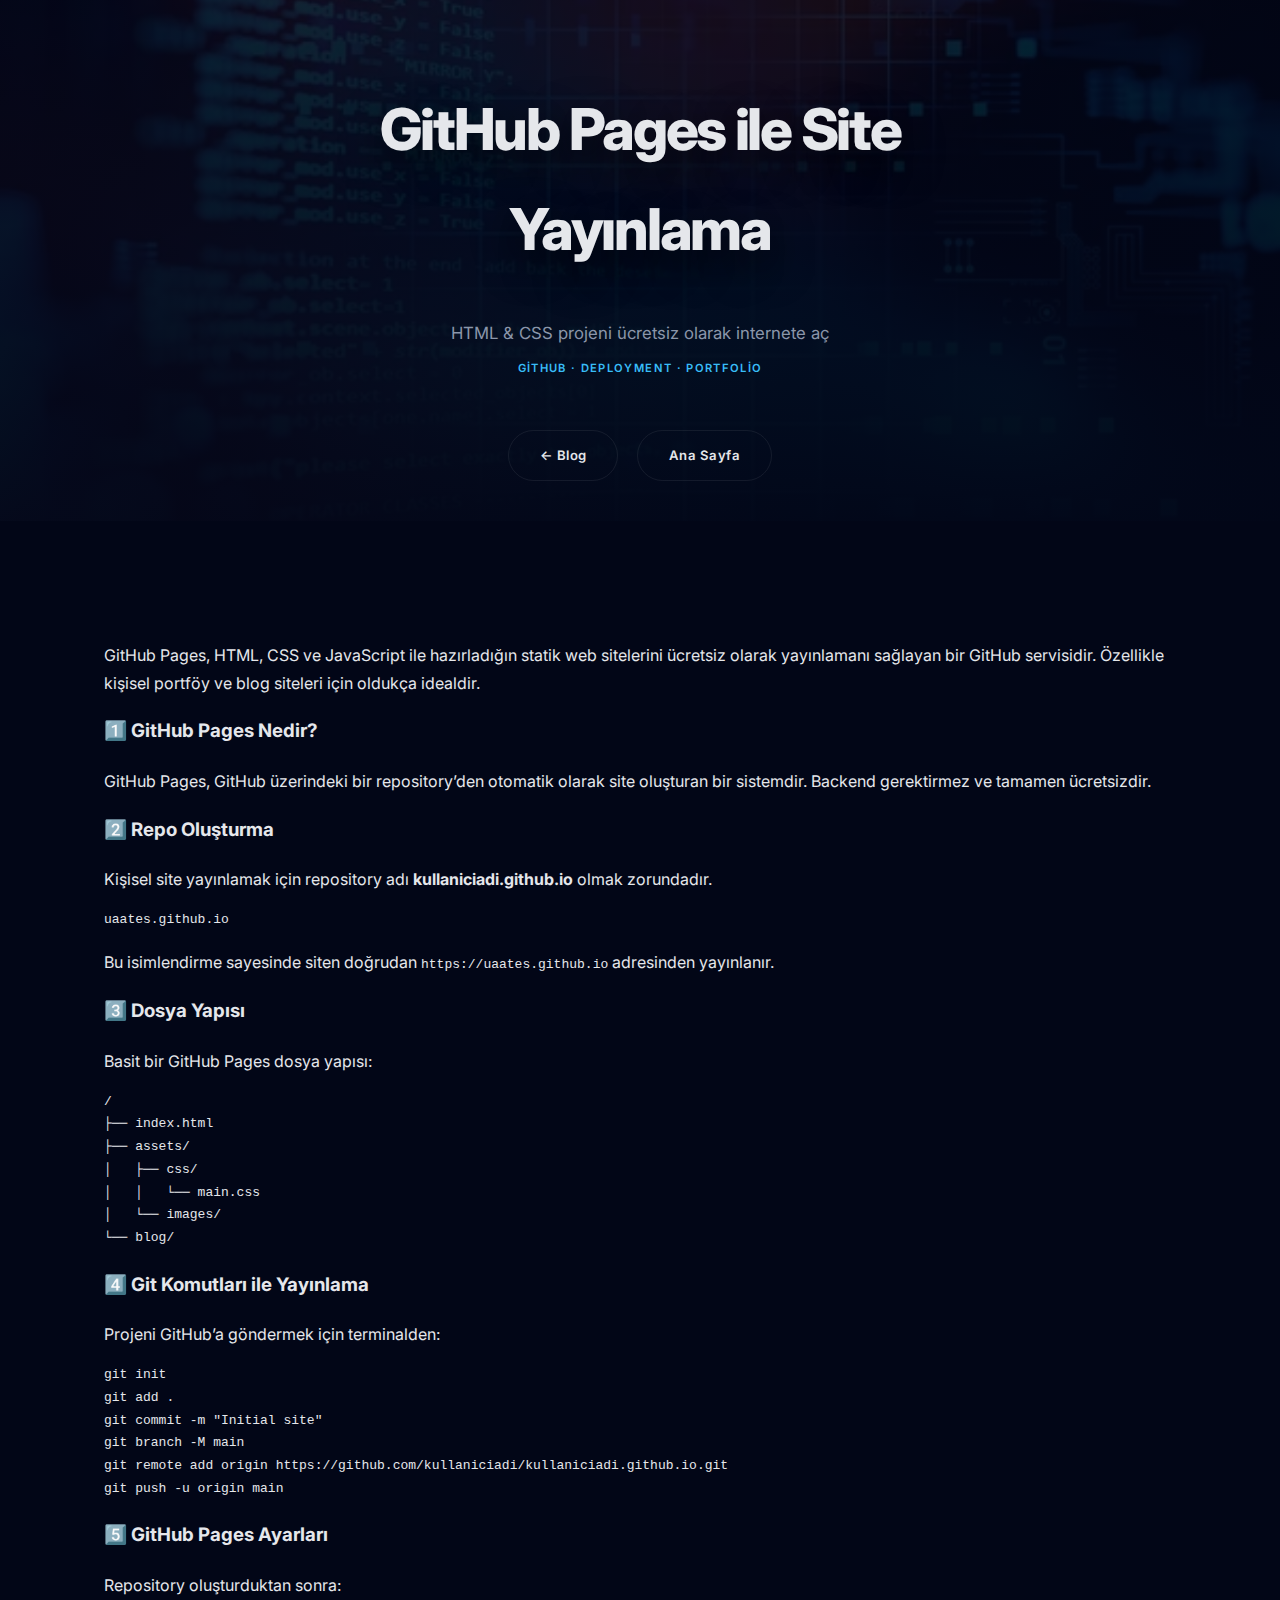
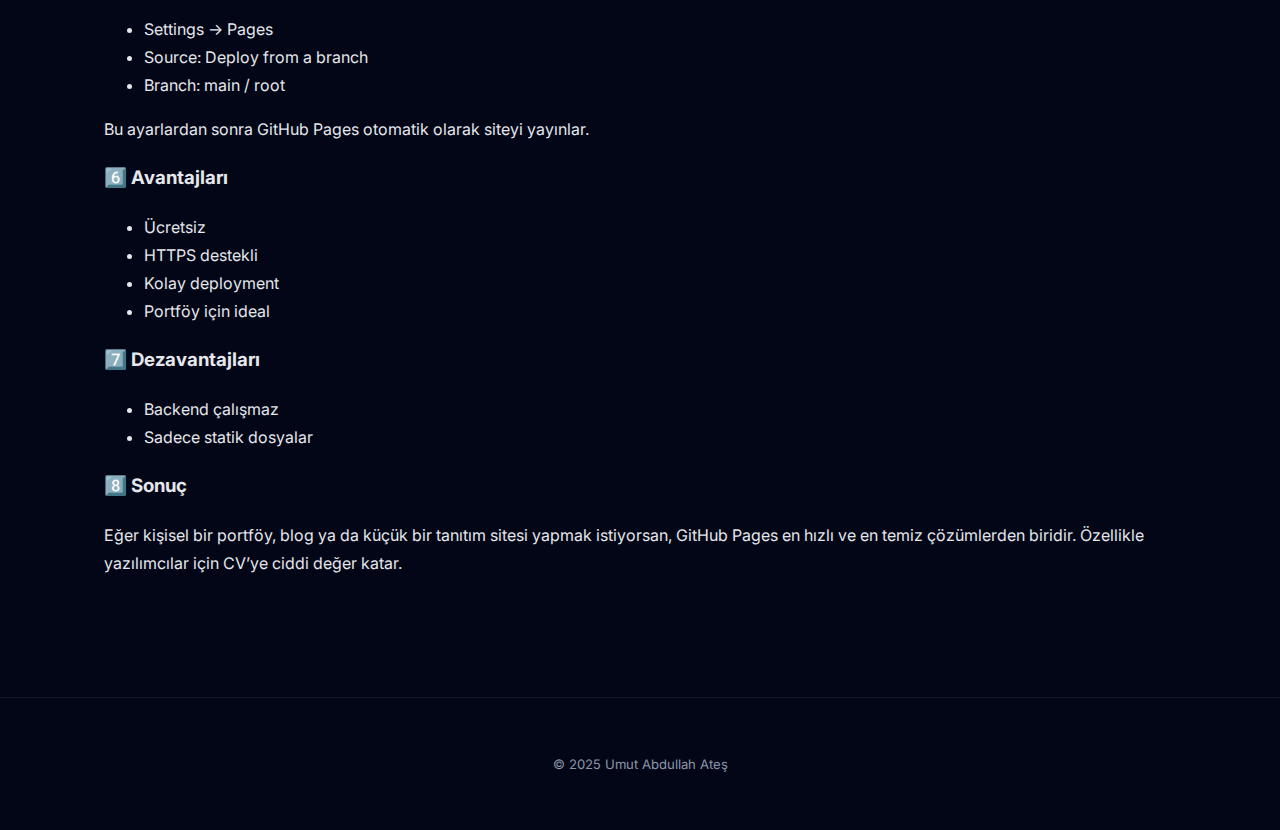
<file: blog/github-pages.html>
<!DOCTYPE html>
<html lang="tr">
<head>
  <meta charset="UTF-8" />
  <meta name="viewport" content="width=device-width, initial-scale=1.0"/>
  <title>GitHub Pages ile Site Yayınlama | Umut Abdullah Ateş</title>

  <!-- FONT -->
  <link href="https://fonts.googleapis.com/css2?family=Inter:wght@400;600;800&display=swap" rel="stylesheet">

  <!-- CSS -->
  <link rel="stylesheet" href="../assets/css/main.css" />
</head>
<body>

<!-- HERO -->
<header class="hero hero-small">
  <div class="container hero-content">
    <h1>GitHub Pages ile Site Yayınlama</h1>
    <p class="subtitle">
      HTML & CSS projeni ücretsiz olarak internete aç
      <span>GitHub · Deployment · Portfolio</span>
    </p>

    <div class="hero-buttons">
      <a href="index.html" class="btn ghost">← Blog</a>
      <a href="../index.html" class="btn ghost">Ana Sayfa</a>
    </div>
  </div>
</header>

<!-- CONTENT -->
<section class="section">
  <div class="container">

    <article class="blog-content">

      <p>
        GitHub Pages, HTML, CSS ve JavaScript ile hazırladığın
        statik web sitelerini ücretsiz olarak yayınlamanı sağlayan
        bir GitHub servisidir. Özellikle kişisel portföy ve blog
        siteleri için oldukça idealdir.
      </p>

      <h3>1️⃣ GitHub Pages Nedir?</h3>
      <p>
        GitHub Pages, GitHub üzerindeki bir repository’den
        otomatik olarak site oluşturan bir sistemdir.
        Backend gerektirmez ve tamamen ücretsizdir.
      </p>

      <h3>2️⃣ Repo Oluşturma</h3>
      <p>
        Kişisel site yayınlamak için repository adı
        <strong>kullaniciadi.github.io</strong> olmak zorundadır.
      </p>

      <pre><code>uaates.github.io</code></pre>

      <p>
        Bu isimlendirme sayesinde siten doğrudan
        <code>https://uaates.github.io</code>
        adresinden yayınlanır.
      </p>

      <h3>3️⃣ Dosya Yapısı</h3>
      <p>
        Basit bir GitHub Pages dosya yapısı:
      </p>

      <pre><code>/
├── index.html
├── assets/
│   ├── css/
│   │   └── main.css
│   └── images/
└── blog/</code></pre>

      <h3>4️⃣ Git Komutları ile Yayınlama</h3>
      <p>
        Projeni GitHub’a göndermek için terminalden:
      </p>

      <pre><code>git init
git add .
git commit -m "Initial site"
git branch -M main
git remote add origin https://github.com/kullaniciadi/kullaniciadi.github.io.git
git push -u origin main</code></pre>

      <h3>5️⃣ GitHub Pages Ayarları</h3>
      <p>
        Repository oluşturduktan sonra:
      </p>

      <ul>
        <li>Settings → Pages</li>
        <li>Source: Deploy from a branch</li>
        <li>Branch: main / root</li>
      </ul>

      <p>
        Bu ayarlardan sonra GitHub Pages
        otomatik olarak siteyi yayınlar.
      </p>

      <h3>6️⃣ Avantajları</h3>
      <ul>
        <li>Ücretsiz</li>
        <li>HTTPS destekli</li>
        <li>Kolay deployment</li>
        <li>Portföy için ideal</li>
      </ul>

      <h3>7️⃣ Dezavantajları</h3>
      <ul>
        <li>Backend çalışmaz</li>
        <li>Sadece statik dosyalar</li>
      </ul>

      <h3>8️⃣ Sonuç</h3>
      <p>
        Eğer kişisel bir portföy, blog ya da
        küçük bir tanıtım sitesi yapmak istiyorsan,
        GitHub Pages en hızlı ve en temiz çözümlerden biridir.
        Özellikle yazılımcılar için CV’ye ciddi değer katar.
      </p>

    </article>

  </div>
</section>

<!-- FOOTER -->
<footer>
  <div class="container">
    <p>© 2025 Umut Abdullah Ateş</p>
  </div>
</footer>

</body>
</html>
</file>
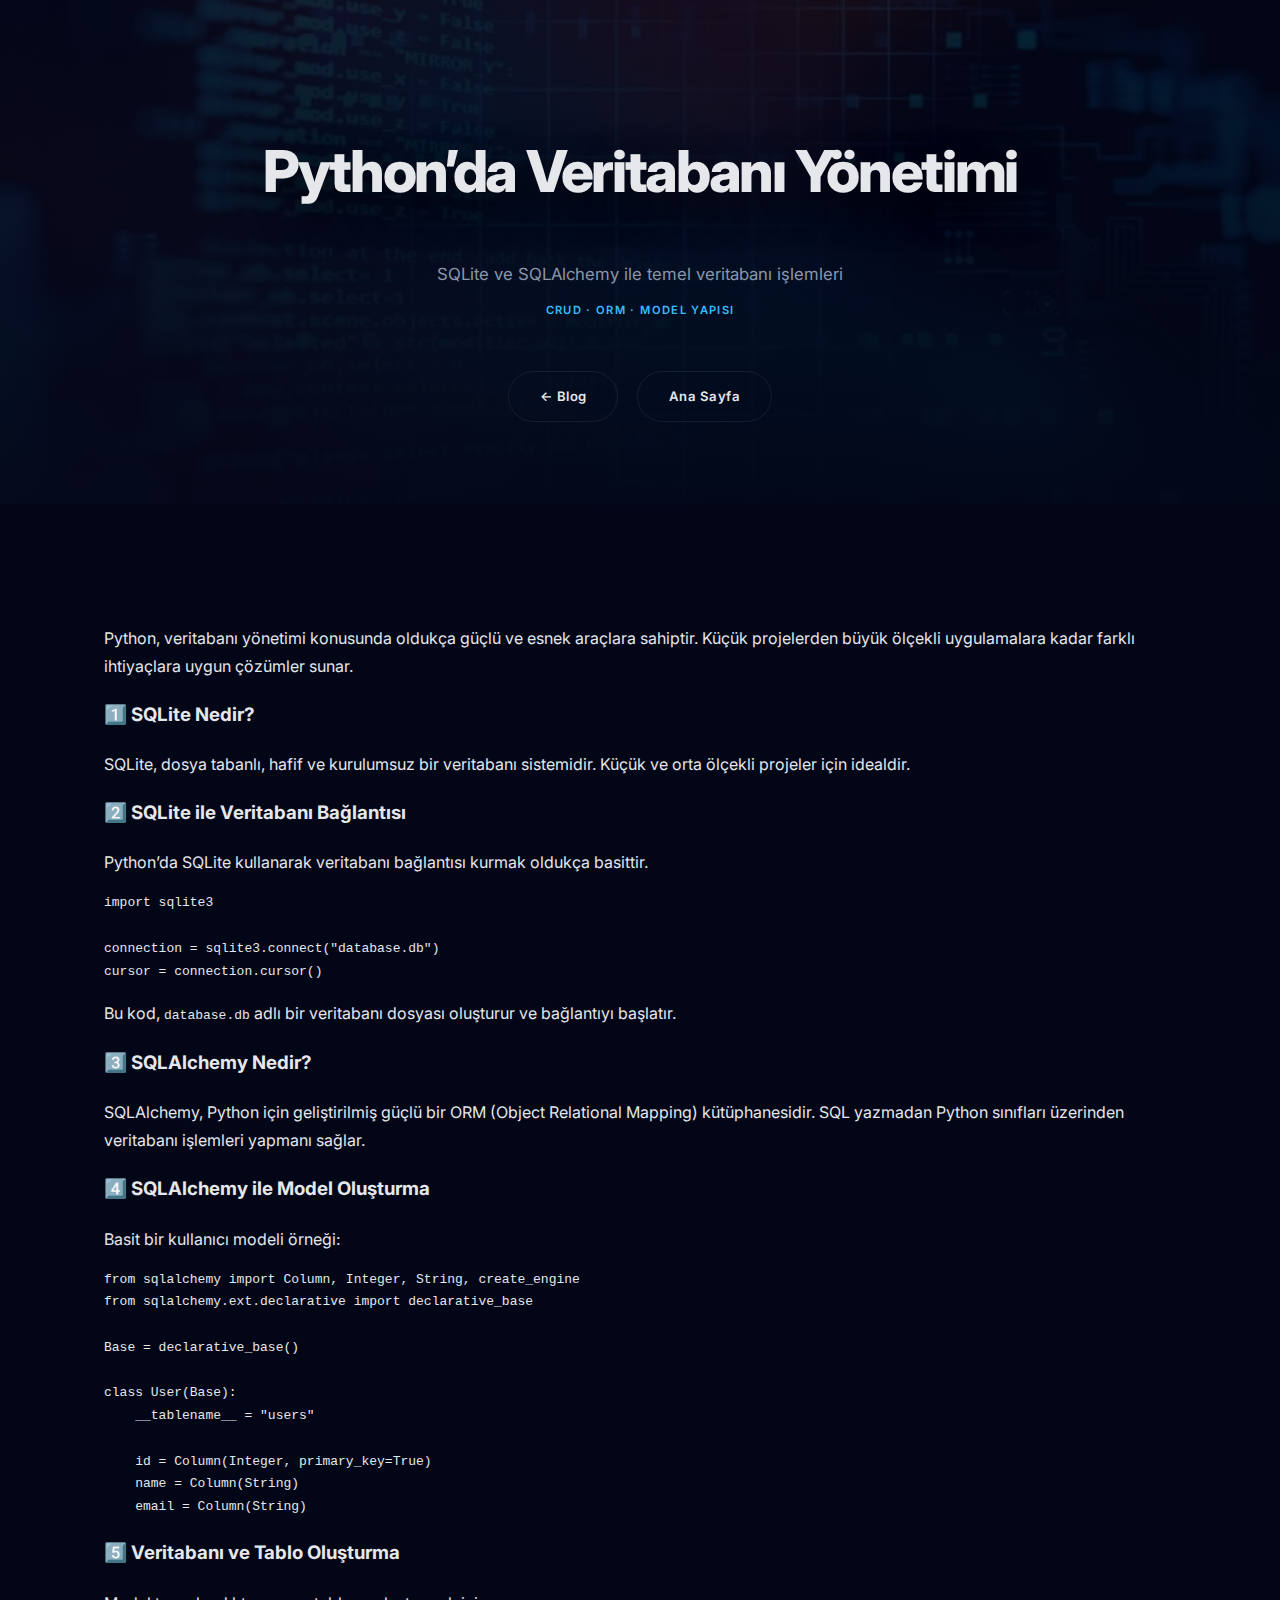
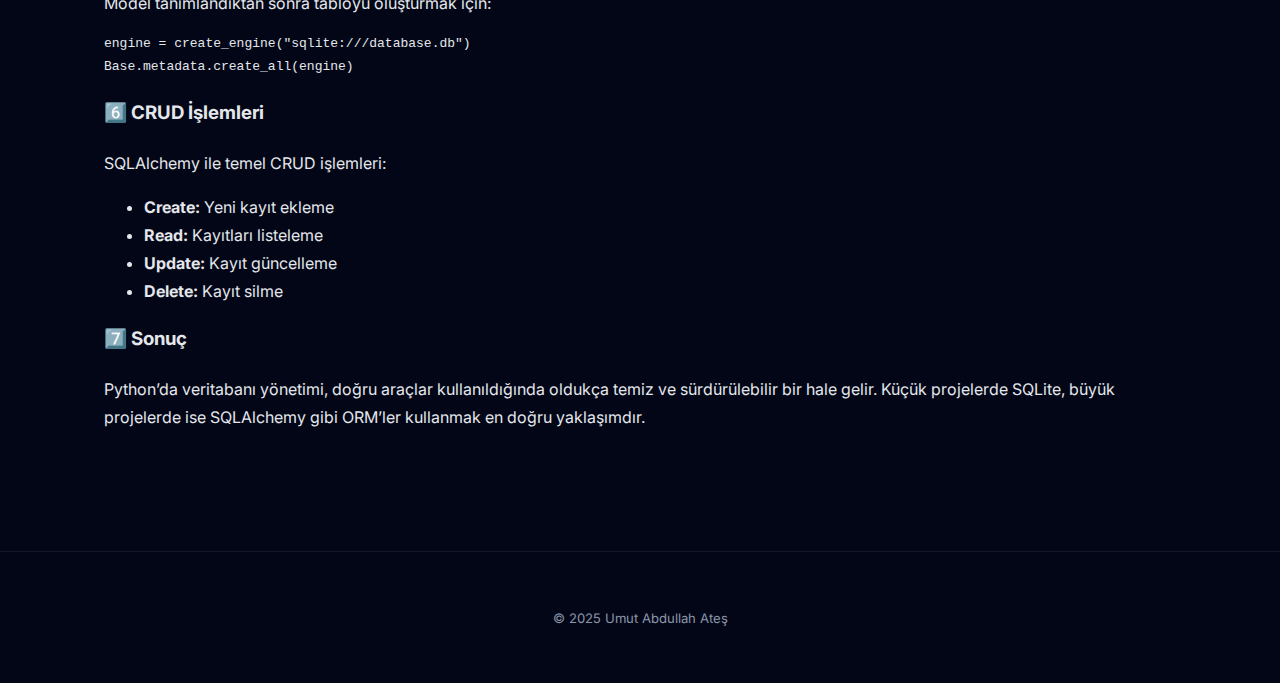
<file: blog/python-veritabani.html>
<!DOCTYPE html>
<html lang="tr">
<head>
  <meta charset="UTF-8" />
  <meta name="viewport" content="width=device-width, initial-scale=1.0"/>
  <title>Python’da Veritabanı Yönetimi | Umut Abdullah Ateş</title>

  <!-- FONT -->
  <link href="https://fonts.googleapis.com/css2?family=Inter:wght@400;600;800&display=swap" rel="stylesheet">

  <!-- CSS -->
  <link rel="stylesheet" href="../assets/css/main.css" />
</head>
<body>

  <!-- HERO -->
  <header class="hero hero-small">
    <div class="container hero-content">
      <h1>Python’da Veritabanı Yönetimi</h1>
      <p class="subtitle">
        SQLite ve SQLAlchemy ile temel veritabanı işlemleri
        <span>CRUD · ORM · Model Yapısı</span>
      </p>

      <div class="hero-buttons">
        <a href="index.html" class="btn ghost">← Blog</a>
        <a href="../index.html" class="btn ghost">Ana Sayfa</a>
      </div>
    </div>
  </header>

  <!-- CONTENT -->
  <section class="section">
    <div class="container">

      <article class="blog-content">

        <p>
          Python, veritabanı yönetimi konusunda oldukça güçlü
          ve esnek araçlara sahiptir. Küçük projelerden
          büyük ölçekli uygulamalara kadar farklı ihtiyaçlara
          uygun çözümler sunar.
        </p>

        <h3>1️⃣ SQLite Nedir?</h3>
        <p>
          SQLite, dosya tabanlı, hafif ve kurulumsuz bir
          veritabanı sistemidir. Küçük ve orta ölçekli
          projeler için idealdir.
        </p>

        <h3>2️⃣ SQLite ile Veritabanı Bağlantısı</h3>
        <p>
          Python’da SQLite kullanarak veritabanı bağlantısı
          kurmak oldukça basittir.
        </p>

        <pre><code>import sqlite3

connection = sqlite3.connect("database.db")
cursor = connection.cursor()</code></pre>

        <p>
          Bu kod, <code>database.db</code> adlı bir veritabanı
          dosyası oluşturur ve bağlantıyı başlatır.
        </p>

        <h3>3️⃣ SQLAlchemy Nedir?</h3>
        <p>
          SQLAlchemy, Python için geliştirilmiş güçlü bir
          ORM (Object Relational Mapping) kütüphanesidir.
          SQL yazmadan Python sınıfları üzerinden
          veritabanı işlemleri yapmanı sağlar.
        </p>

        <h3>4️⃣ SQLAlchemy ile Model Oluşturma</h3>
        <p>
          Basit bir kullanıcı modeli örneği:
        </p>

        <pre><code>from sqlalchemy import Column, Integer, String, create_engine
from sqlalchemy.ext.declarative import declarative_base

Base = declarative_base()

class User(Base):
    __tablename__ = "users"

    id = Column(Integer, primary_key=True)
    name = Column(String)
    email = Column(String)</code></pre>

        <h3>5️⃣ Veritabanı ve Tablo Oluşturma</h3>
        <p>
          Model tanımlandıktan sonra tabloyu oluşturmak için:
        </p>

        <pre><code>engine = create_engine("sqlite:///database.db")
Base.metadata.create_all(engine)</code></pre>

        <h3>6️⃣ CRUD İşlemleri</h3>
        <p>
          SQLAlchemy ile temel CRUD işlemleri:
        </p>

        <ul>
          <li><strong>Create:</strong> Yeni kayıt ekleme</li>
          <li><strong>Read:</strong> Kayıtları listeleme</li>
          <li><strong>Update:</strong> Kayıt güncelleme</li>
          <li><strong>Delete:</strong> Kayıt silme</li>
        </ul>

        <h3>7️⃣ Sonuç</h3>
        <p>
          Python’da veritabanı yönetimi, doğru araçlar
          kullanıldığında oldukça temiz ve sürdürülebilir
          bir hale gelir. Küçük projelerde SQLite,
          büyük projelerde ise SQLAlchemy gibi ORM’ler
          kullanmak en doğru yaklaşımdır.
        </p>

      </article>

    </div>
  </section>

  <!-- FOOTER -->
  <footer>
    <div class="container">
      <p>© 2025 Umut Abdullah Ateş</p>
    </div>
  </footer>

</body>
</html>
</file>
<file: assets/css/main.css>
/* =====================================================
   ROOT VARIABLES
===================================================== */
:root {
  --bg: #020617;
  --bg-soft: #030a1f;

  --card: rgba(15, 23, 42, 0.94);
  --card-alt: rgba(12, 18, 34, 0.94);

  --text: #e5e7eb;
  --muted: #8b96aa;

  --accent: #38bdf8;
  --accent-soft: rgba(56,189,248,.14);

  --border: rgba(255,255,255,0.07);
  --radius: 18px;

  --shadow-soft: 0 10px 30px rgba(0,0,0,.35);
  --shadow-hover: 0 18px 45px rgba(0,0,0,.45);
}

/* =====================================================
   RESET & BASE
===================================================== */
*,
*::before,
*::after {
  box-sizing: border-box;
}

html {
  scroll-behavior: smooth;
}

body {
  margin: 0;
  font-family: 'Inter', sans-serif;
  background:
    radial-gradient(900px 520px at top, #030b2f, var(--bg)),
    var(--bg);
  color: var(--text);
  line-height: 1.75;
  -webkit-font-smoothing: antialiased;
}

/* =====================================================
   LAYOUT
===================================================== */
.container {
  max-width: 1120px;
  margin: auto;
  padding: 0 1.5rem;
}

.section {
  padding: 6.5rem 0;
}

.section + .section {
  padding-top: 0;
}

/* =====================================================
   HERO
===================================================== */
.hero {
  min-height: 100vh;
  display: flex;
  align-items: center;
  justify-content: center;
  text-align: center;

  background:
    linear-gradient(rgba(2,6,23,.88), rgba(2,6,23,.98)),
    url("../images/arkaplan.jpg") center / cover no-repeat;
}

.hero-small {
  min-height: 56vh;
}

.hero-content {
  max-width: 820px;
  padding: 2.5rem 2rem;
}

.hero h1 {
  font-size: clamp(2.6rem, 5vw, 3.6rem);
  font-weight: 800;
  letter-spacing: -0.04em;
  text-shadow: 0 14px 40px rgba(0,0,0,.75);
}

/* =====================================================
   TEXT
===================================================== */
.subtitle {
  margin-top: 1.6rem;
  font-size: 1.05rem;
  color: var(--muted);
}

.subtitle span {
  display: block;
  margin-top: .7rem;
  color: var(--accent);
  font-weight: 600;
  letter-spacing: .12em;
  text-transform: uppercase;
  font-size: .7rem;
}

/* =====================================================
   BUTTONS
===================================================== */
.hero-buttons {
  margin-top: 3.2rem;
  display: flex;
  justify-content: center;
  gap: 1.2rem;
  flex-wrap: wrap;
}

.btn {
  padding: .8rem 1.9rem;
  border-radius: 999px;
  text-decoration: none;
  font-weight: 600;
  font-size: .82rem;
  letter-spacing: .04em;
  cursor: pointer;
  transition: transform .18s ease, box-shadow .18s ease, background .18s ease;
}

.btn.primary {
  background: var(--accent);
  color: #020617;
  box-shadow: 0 6px 16px rgba(56,189,248,.3);
}

.btn.primary:hover {
  transform: translateY(-1px);
  box-shadow: 0 10px 22px rgba(56,189,248,.45);
}

.btn.ghost {
  border: 1px solid var(--border);
  color: var(--text);
  background: transparent;
}

.btn.ghost:hover {
  background: rgba(255,255,255,.04);
}

/* =====================================================
   ABOUT
===================================================== */
.about-grid {
  display: grid;
  grid-template-columns: 1fr 2fr;
  gap: 4rem;
  align-items: center;
}

.about-card {
  background: var(--card-alt);
  padding: 2.6rem 2.4rem;
  border-radius: var(--radius);
  text-align: center;
  border: 1px solid var(--border);
  box-shadow: var(--shadow-soft);
}

.about-card img {
  width: 136px;
  height: 136px;
  border-radius: 50%;
  object-fit: cover;
  border: 3px solid var(--accent);
  margin-bottom: 1.4rem;
}

.about-card p,
.about-text p {
  color: var(--muted);
  line-height: 1.9;
}

/* =====================================================
   PROJECTS / BLOG / CARDS
===================================================== */
.projects-grid,
.blog-list,
.contact-grid {
  display: grid;
  grid-template-columns: repeat(auto-fit, minmax(280px,1fr));
  gap: 2.6rem;
}

.project-card,
.blog-card,
.contact-card {
  background: var(--card);
  padding: 2.4rem;
  border-radius: var(--radius);
  border: 1px solid var(--border);
  box-shadow: var(--shadow-soft);
  display: flex;
  flex-direction: column;
  gap: 1rem;
  transition: transform .18s ease, box-shadow .18s ease, border-color .18s ease;
}

.project-card:hover,
.blog-card:hover,
.contact-card:hover {
  transform: translateY(-3px) scale(1.005);
  box-shadow: var(--shadow-hover);
  border-color: rgba(56,189,248,.35);
}

.project-desc,
.blog-excerpt {
  color: var(--muted);
}

.project-tags {
  display: flex;
  flex-wrap: wrap;
  gap: .6rem;
  margin-top: .7rem;
}

.project-tags span {
  background: var(--accent-soft);
  color: var(--accent);
  padding: .35rem .75rem;
  border-radius: 999px;
  font-size: .68rem;
  font-weight: 600;
}

/* =====================================================
   FOOTER
===================================================== */
footer {
  padding: 2.6rem 0;
  text-align: center;
  color: var(--muted);
  font-size: .82rem;
  border-top: 1px solid var(--border);
}

/* =====================================================
   RESPONSIVE
===================================================== */
@media (max-width: 900px) {
  .about-grid {
    grid-template-columns: 1fr;
    text-align: center;
  }

  .hero {
    background-position: top;
  }
}
</file>
